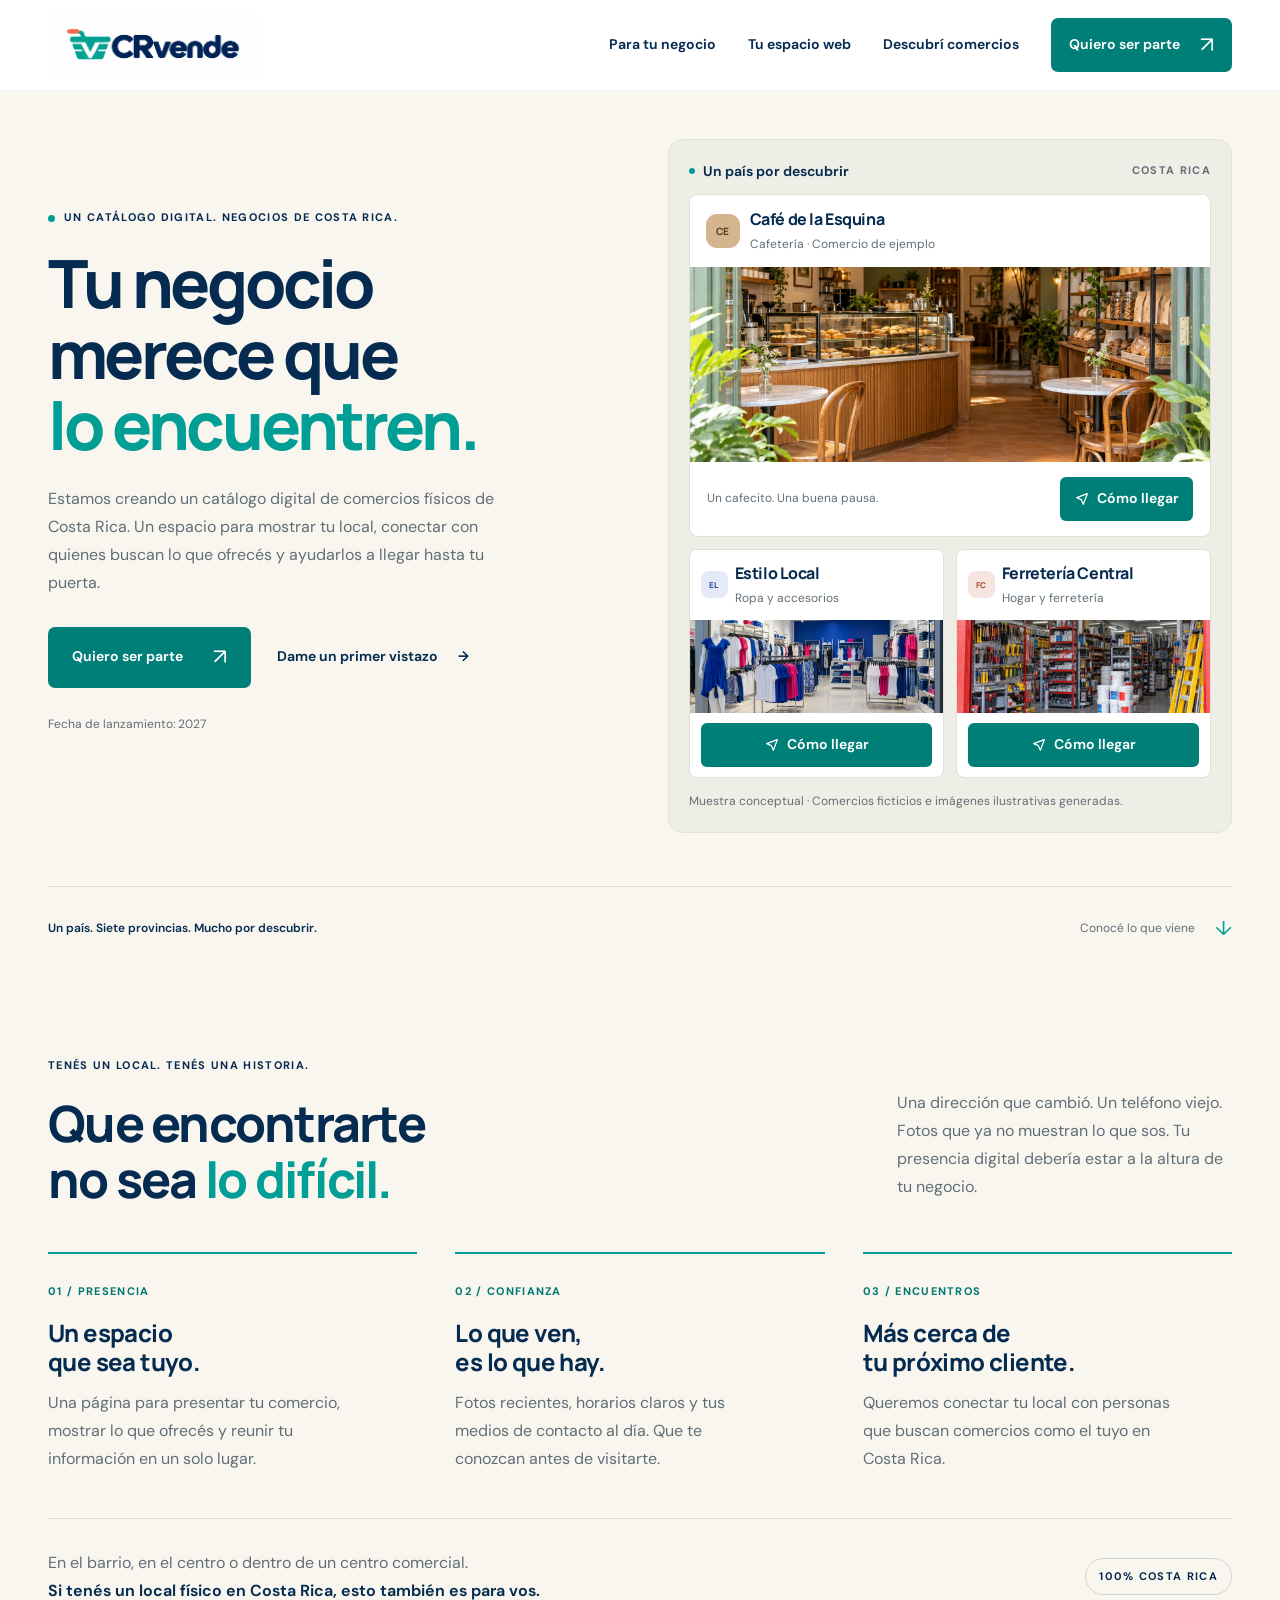
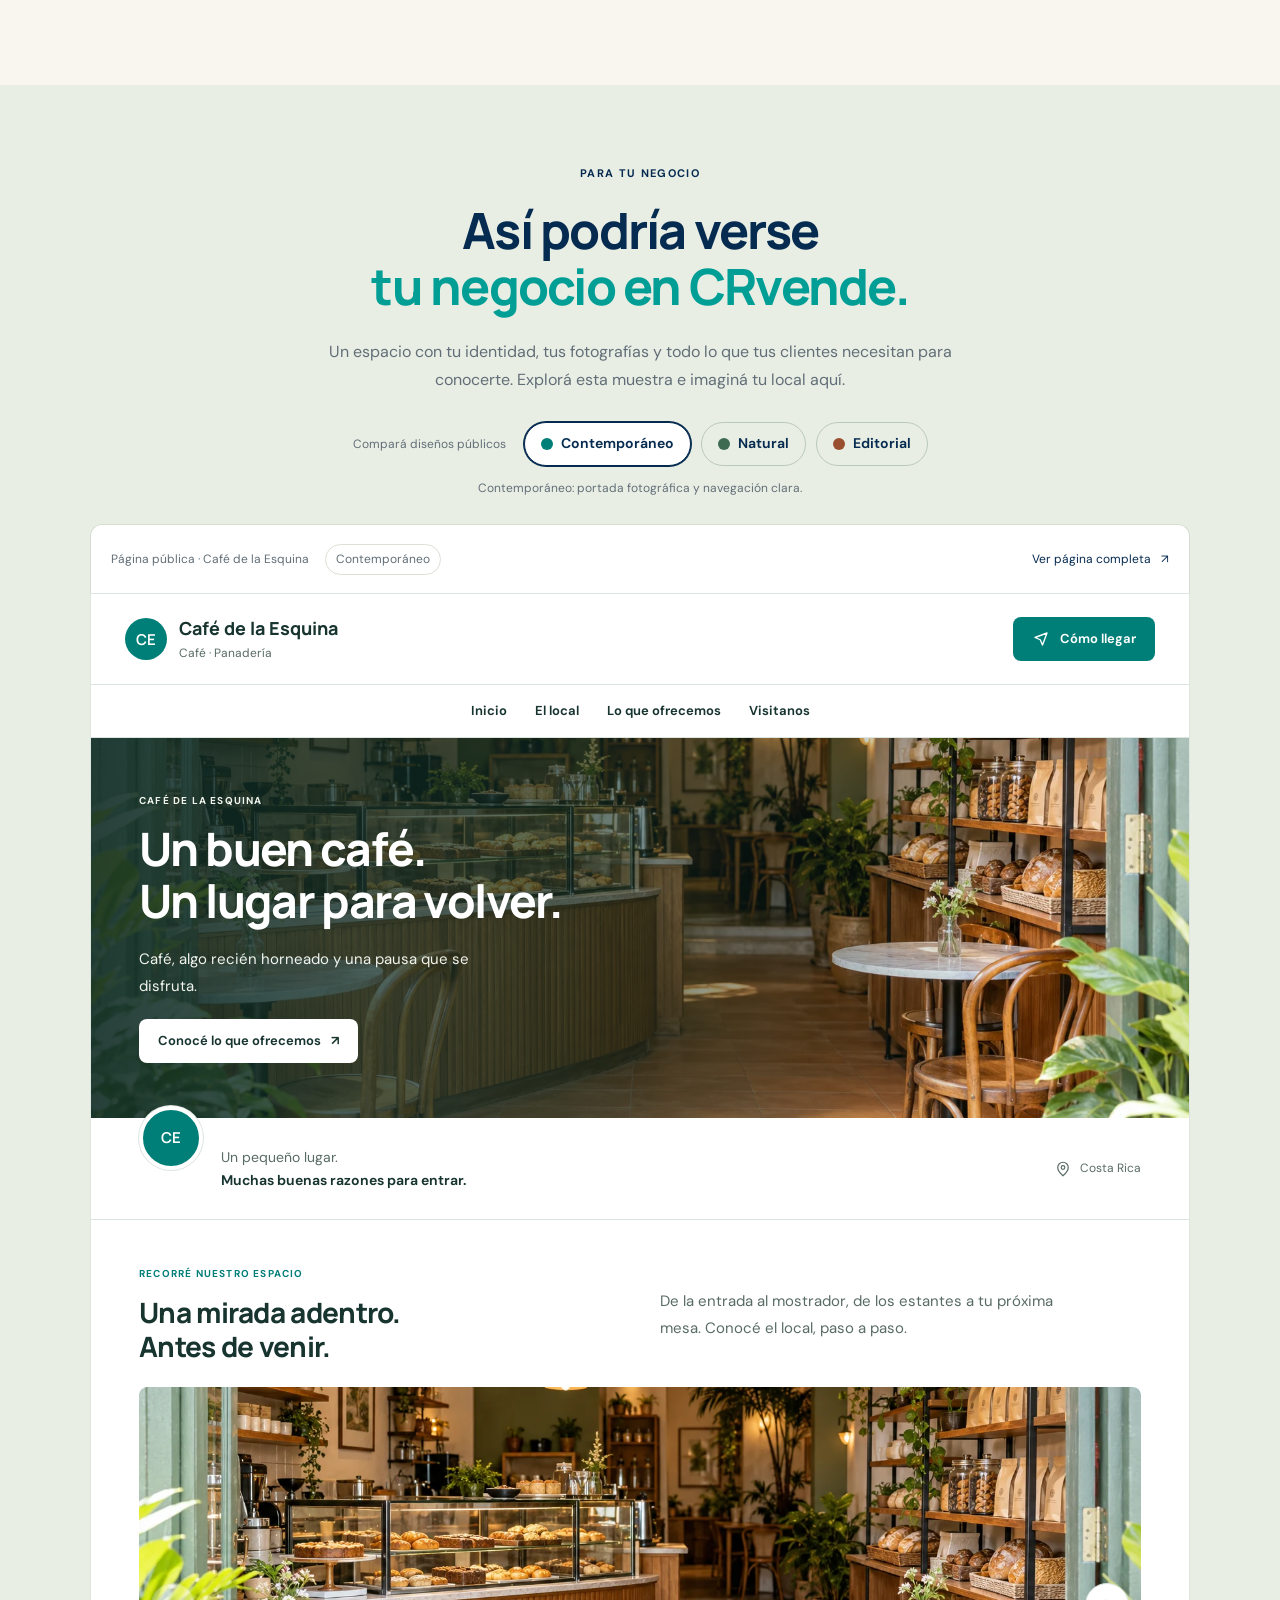
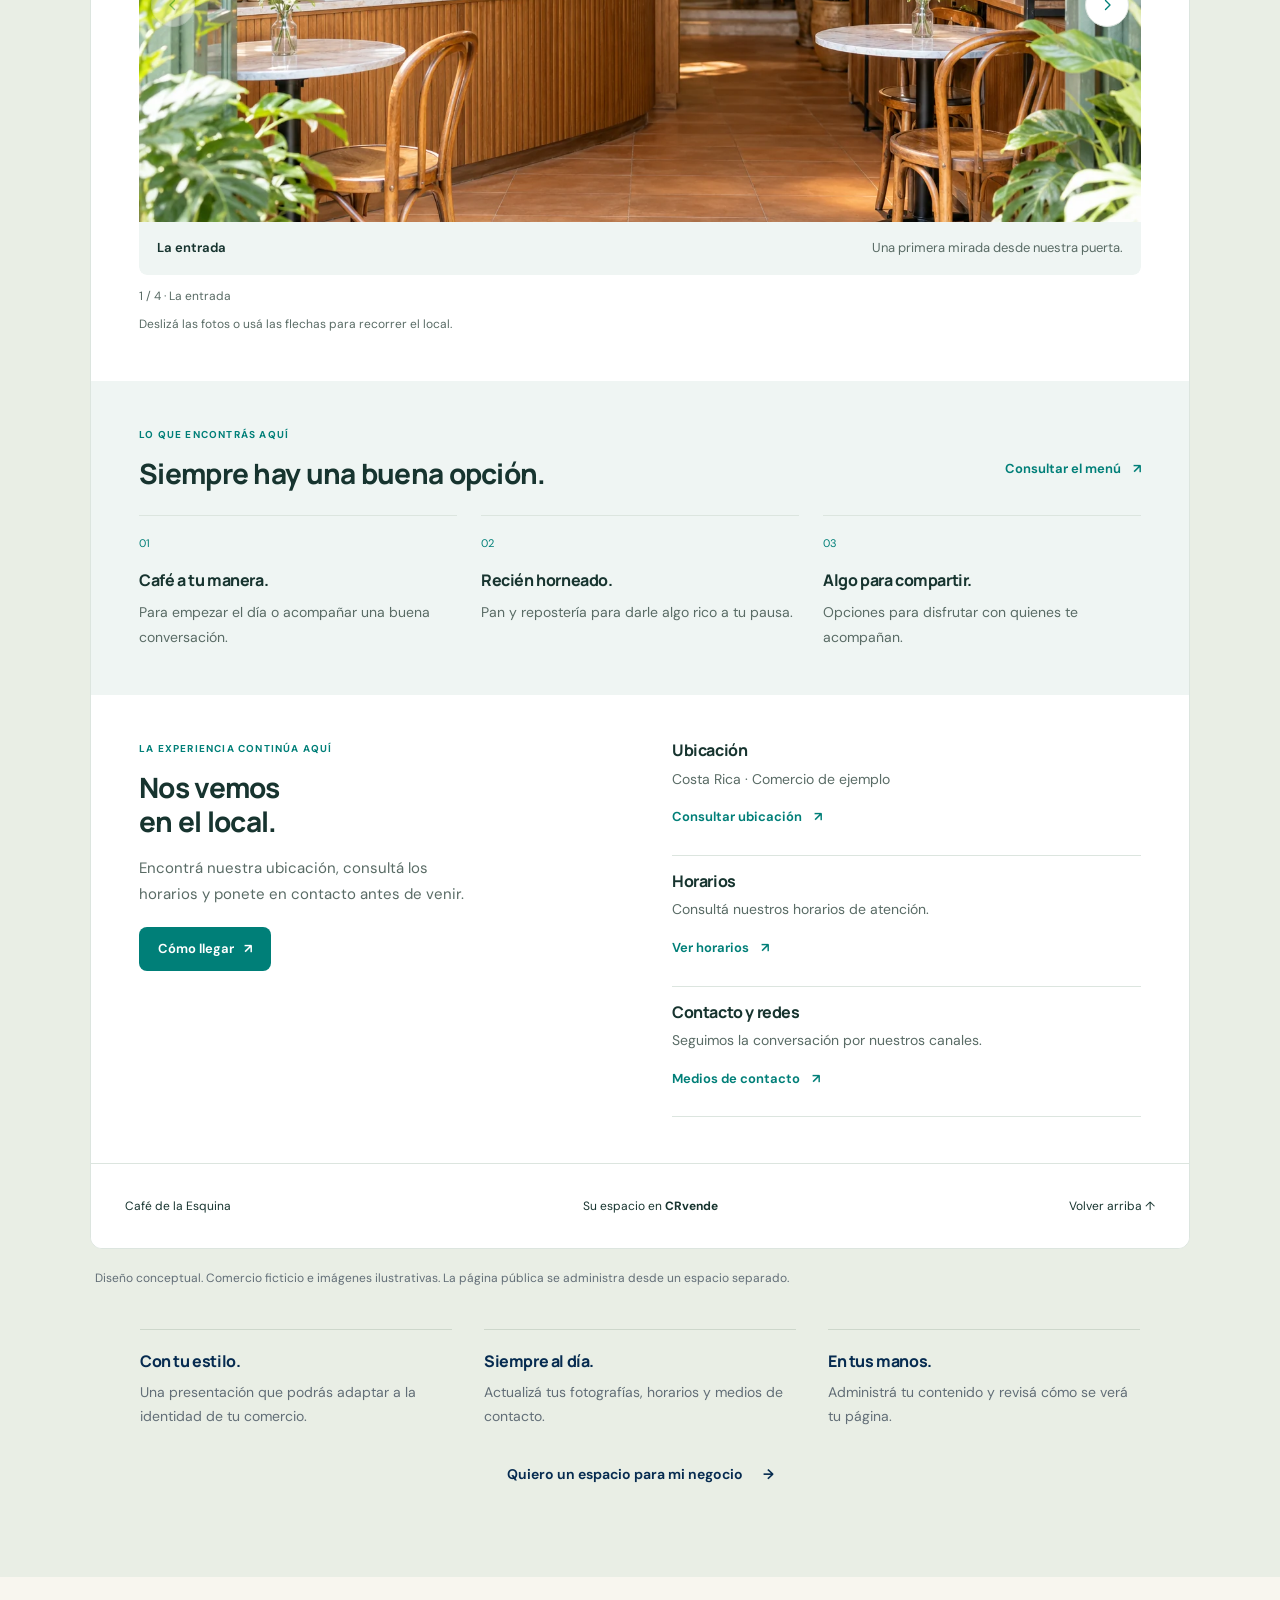
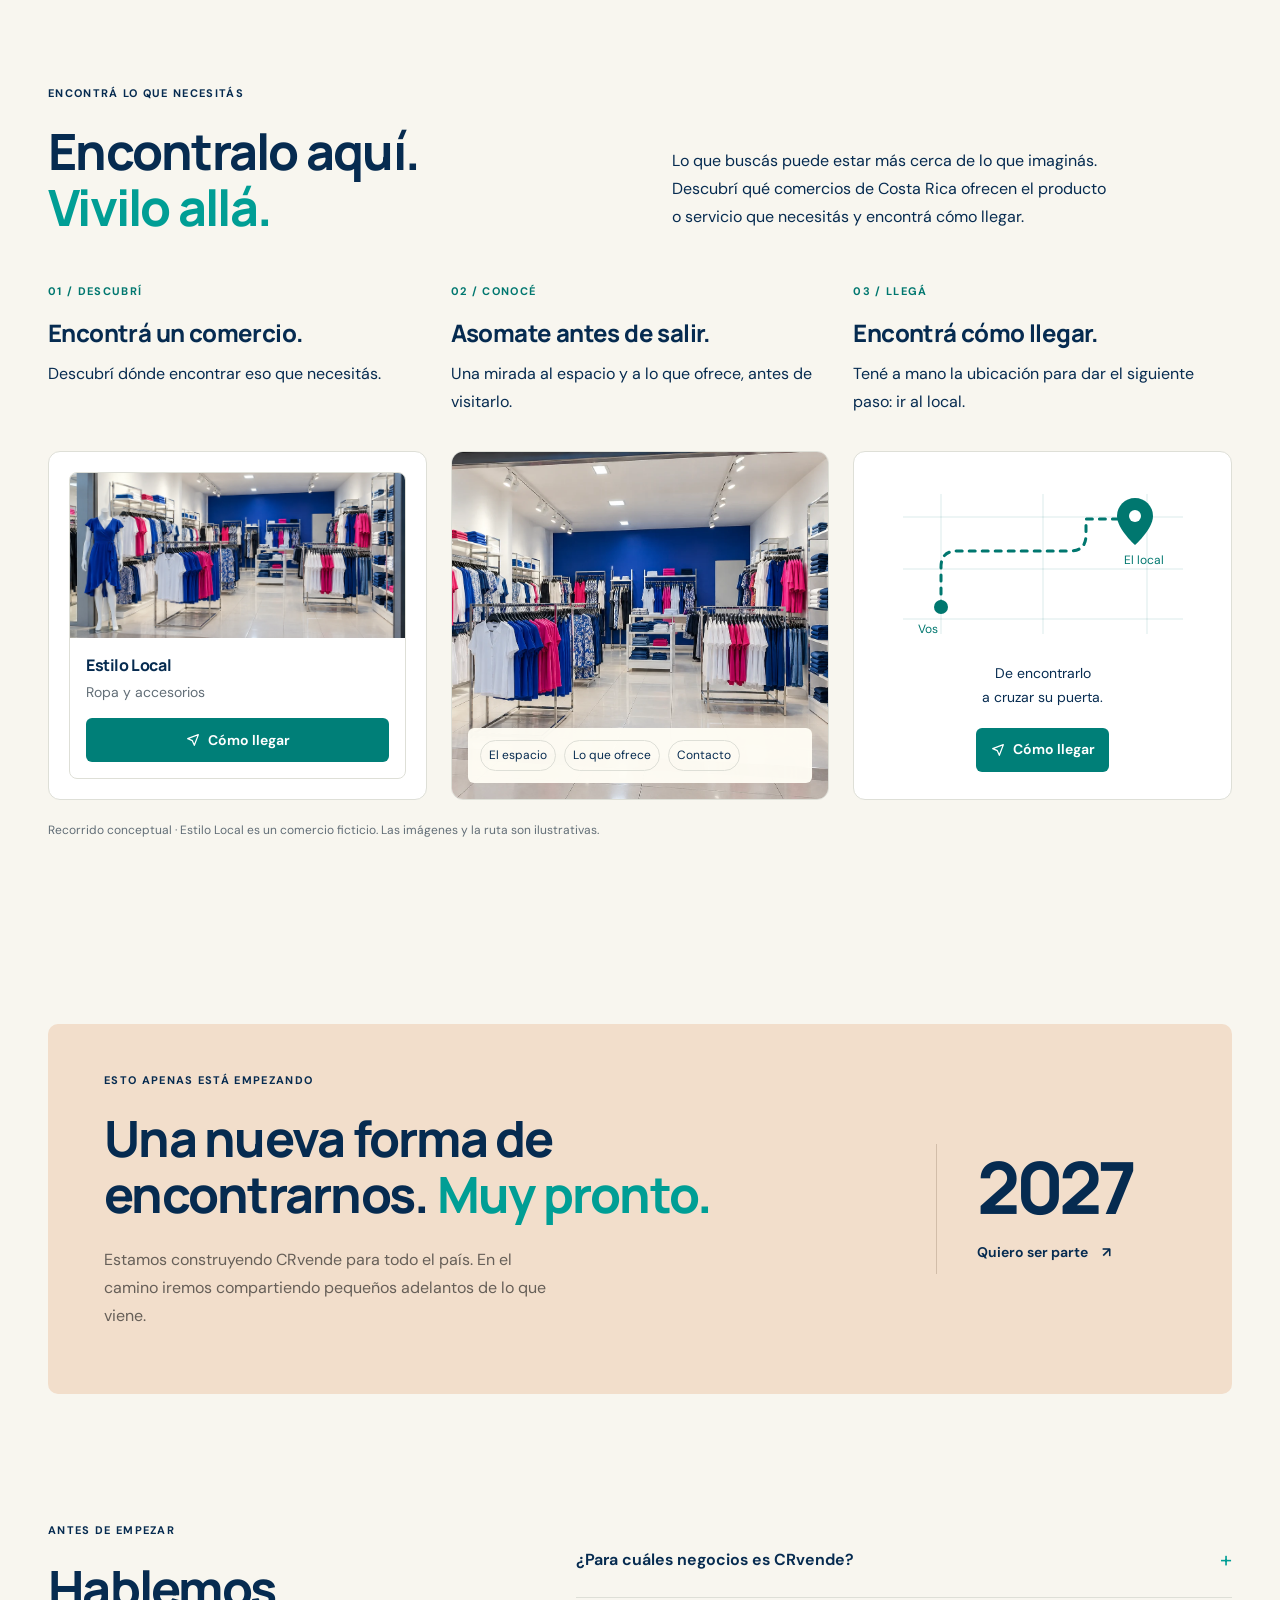
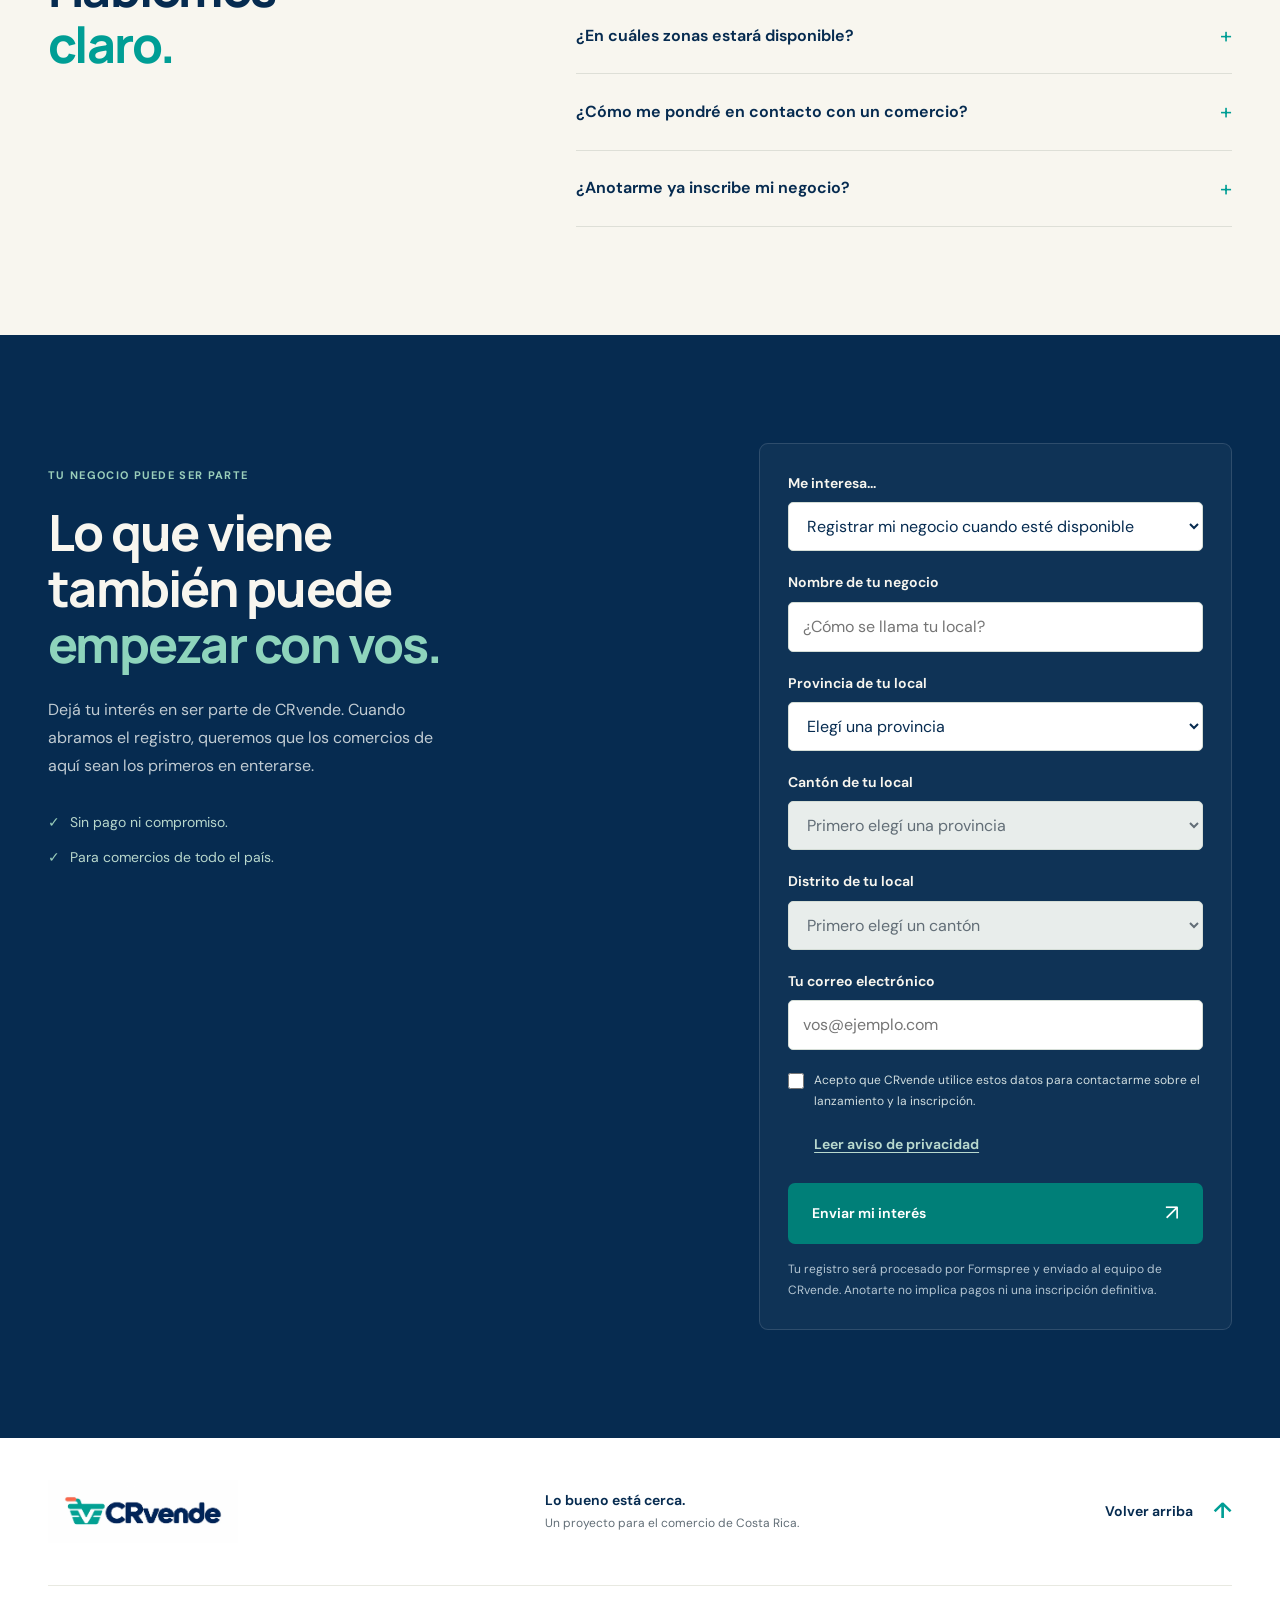
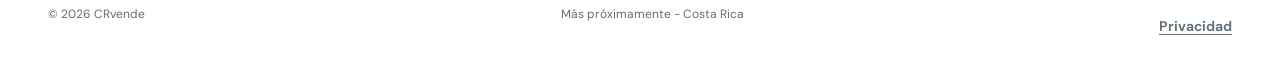
<file: index.html>
<!doctype html>
<html lang="es-CR">
<head>
  <meta charset="utf-8">
  <meta name="viewport" content="width=device-width, initial-scale=1">
  <meta name="theme-color" content="#009e95">
  <meta name="description" content="Conocé CRvende, el futuro catálogo de comercios físicos de Costa Rica: descubrí locales, conocé lo que ofrecen y sabé cómo llegar. Lanzamiento previsto para 2027.">
  <title>CRvende | Cómo llegar a comercios en Costa Rica · Próximamente</title>
  <link rel="canonical" href="https://crvende.com/">
  <meta name="robots" content="index, follow">
  <meta property="og:type" content="website">
  <meta property="og:locale" content="es_CR">
  <meta property="og:site_name" content="CRvende">
  <meta property="og:title" content="CRvende | Comercios de Costa Rica y cómo llegar">
  <meta property="og:description" content="Estamos preparando un espacio para descubrir comercios físicos, conocer sus locales y saber cómo llegar. Lanzamiento previsto para 2027.">
  <meta property="og:url" content="https://crvende.com/">
  <meta property="og:image" content="https://crvende.com/assets/brand/crvende-logo.webp">
  <meta property="og:image:alt" content="CRvende, un proyecto para el comercio de Costa Rica">
  <script type="application/ld+json">
  {
    "@context": "https://schema.org",
    "@type": "WebSite",
    "@id": "https://crvende.com/#website",
    "url": "https://crvende.com/",
    "name": "CRvende",
    "inLanguage": "es-CR",
    "description": "Proyecto de catálogo digital de comercios físicos de Costa Rica para conocer sus locales y saber cómo llegar. Lanzamiento previsto para 2027."
  }
  </script>
  <link rel="icon" href="assets/brand/crvende-icon.png" type="image/png">
  <link rel="stylesheet" href="css/styles.css?v=13">
  <link rel="stylesheet" href="css/typography.css?v=6">
  <link rel="stylesheet" href="css/public-profile.css?v=3">
  <script src="js/locations.js?v=1" defer></script>
  <script src="js/main.js?v=7" defer></script>
  <script src="js/interactions.js?v=3" defer></script>
  <script src="js/public-profile.js?v=2" defer></script>
</head>
<body>
  <a class="skip-link" href="#contenido">Saltar al contenido</a>
  <header class="header">
    <div class="container nav">
      <a class="brand" href="#inicio" aria-label="CRvende, inicio"><img src="assets/brand/crvende-logo.webp" alt="CRvende" width="2172" height="724"></a>
      <button class="menu-toggle" aria-expanded="false" aria-controls="navigation" aria-label="Abrir menú"><span></span><span></span></button>
      <nav id="navigation" aria-label="Principal">
        <a href="#negocios">Para tu negocio</a><a href="#tu-espacio">Tu espacio web</a><a href="#como-funciona">Descubrí comercios</a>
        <a href="#sumate" class="button button-small" data-interest="negocio">Quiero ser parte <span aria-hidden="true">↗</span></a>
      </nav>
    </div>
  </header>
  <main id="contenido">
    <section id="inicio" class="hero">
      <div class="container hero-layout">
        <div class="hero-copy">
          <p class="eyebrow"><span class="status-dot"></span> UN CATÁLOGO DIGITAL. NEGOCIOS DE COSTA RICA.</p>
          <h1>Tu negocio<br>merece que<br><em>lo encuentren.</em></h1>
          <p class="hero-description">Estamos creando un catálogo digital de comercios físicos de Costa Rica. Un espacio para mostrar tu local, conectar con quienes buscan lo que ofrecés y ayudarlos a llegar hasta tu puerta.</p>
          <div class="hero-actions"><a class="button" href="#sumate" data-interest="negocio">Quiero ser parte <span aria-hidden="true">↗</span></a><a class="text-link" href="#tu-espacio">Dame un primer vistazo <span aria-hidden="true">→</span></a></div>
          <p class="launch-note">Fecha de lanzamiento: 2027</p>
        </div>
        <div class="hero-catalog" aria-label="Muestra conceptual de un catálogo de negocios">
          <div class="catalog-heading"><span><i class="catalog-dot"></i> Un país por descubrir</span><small>COSTA RICA</small></div>
          <article class="catalog-feature"><header class="business-card-header"><span class="business-avatar avatar-cafe" aria-hidden="true">CE</span><div><h3>Café de la Esquina</h3><p>Cafetería · Comercio de ejemplo</p></div></header><div class="catalog-image"><img src="assets/images/local-cafeteria-conceptual.webp" alt="Interior ilustrativo de una cafetería, con mostrador y estantes visibles" width="1536" height="1024" fetchpriority="high"></div><div class="catalog-feature-info"><p>Un cafecito. Una buena pausa.</p><button type="button" class="directions-button" data-directions="Café de la Esquina" aria-label="Cómo llegar a Café de la Esquina, ejemplo"><svg viewBox="0 0 24 24" fill="none" aria-hidden="true"><path d="m20 4-6 16-3-7-7-3 16-6Z" stroke="currentColor" stroke-width="1.8" stroke-linejoin="round"/></svg>Cómo llegar</button></div></article>
          <div class="catalog-mini-grid"><article class="catalog-mini"><header class="business-card-header"><span class="business-avatar avatar-tienda" aria-hidden="true">EL</span><div><h3>Estilo Local</h3><p>Ropa y accesorios</p></div></header><img src="assets/images/local-tienda-conceptual-v2.webp" alt="Imagen ilustrativa de una tienda de ropa vista desde el pasillo de un centro comercial" width="1536" height="1024"><div class="mini-directions"><button type="button" class="directions-button" data-directions="Estilo Local" aria-label="Cómo llegar a Estilo Local, ejemplo"><svg viewBox="0 0 24 24" fill="none" aria-hidden="true"><path d="m20 4-6 16-3-7-7-3 16-6Z" stroke="currentColor" stroke-width="1.8" stroke-linejoin="round"/></svg>Cómo llegar</button></div></article><article class="catalog-mini"><header class="business-card-header"><span class="business-avatar avatar-ferreteria" aria-hidden="true">FC</span><div><h3>Ferretería Central</h3><p>Hogar y ferretería</p></div></header><img src="assets/images/local-ferreteria-conceptual-v2.webp" alt="Imagen ilustrativa de una ferretería con sus estantes y mostrador" width="1536" height="1024"><div class="mini-directions"><button type="button" class="directions-button" data-directions="Ferretería Central" aria-label="Cómo llegar a Ferretería Central, ejemplo"><svg viewBox="0 0 24 24" fill="none" aria-hidden="true"><path d="m20 4-6 16-3-7-7-3 16-6Z" stroke="currentColor" stroke-width="1.8" stroke-linejoin="round"/></svg>Cómo llegar</button></div></article></div>
          <p class="catalog-caption">Muestra conceptual · Comercios ficticios e imágenes ilustrativas generadas.</p>
        </div>
      </div>
      <div class="container hero-bottom"><span>Un país. Siete provincias. Mucho por descubrir.</span><a href="#negocios">Conocé lo que viene <span aria-hidden="true">↓</span></a></div>
    </section>
    <section id="negocios" class="section business-first"><div class="container">
      <div class="section-heading"><div><p class="eyebrow">TENÉS UN LOCAL. TENÉS UNA HISTORIA.</p><h2>Que encontrarte<br>no sea <em>lo difícil.</em></h2></div><p>Una dirección que cambió. Un teléfono viejo. Fotos que ya no muestran lo que sos. Tu presencia digital debería estar a la altura de tu negocio.</p></div>
      <div class="business-benefits">
        <article><span class="benefit-index">01 / PRESENCIA</span><h3>Un espacio <br>que sea tuyo.</h3><p>Una página para presentar tu comercio, mostrar lo que ofrecés y reunir tu información en un solo lugar.</p></article>
        <article><span class="benefit-index">02 / CONFIANZA</span><h3>Lo que ven, <br>es lo que hay.</h3><p>Fotos recientes, horarios claros y tus medios de contacto al día. Que te conozcan antes de visitarte.</p></article>
        <article><span class="benefit-index">03 / ENCUENTROS</span><h3>Más cerca de <br>tu próximo cliente.</h3><p>Queremos conectar tu local con personas que buscan comercios como el tuyo en Costa Rica.</p></article>
      </div>
      <div class="national-note"><p>En el barrio, en el centro o dentro de un centro comercial.<br><strong>Si tenés un local físico en Costa Rica, esto también es para vos.</strong></p><span class="national-tag">100% COSTA RICA</span></div>
    </div></section>
    <section id="tu-espacio" class="section profile-preview"><div class="container preview-layout">
      <div class="preview-copy"><p class="eyebrow">PARA TU NEGOCIO</p><h2>Así podría verse<br><em>tu negocio en CRvende.</em></h2><p>Un espacio con tu identidad, tus fotografías y todo lo que tus clientes necesitan para conocerte. Explorá esta muestra e imaginá tu local aquí.</p></div>
      <div class="preview-styles" role="group" aria-label="Estilo de la página de ejemplo"><span class="preview-style-label">Compará diseños públicos</span><button type="button" class="preview-style-button" data-preview-theme="clasico" aria-pressed="true" aria-controls="site-preview"><span class="style-swatch swatch-classic" aria-hidden="true"></span>Contemporáneo</button><button type="button" class="preview-style-button" data-preview-theme="natural" aria-pressed="false" aria-controls="site-preview"><span class="style-swatch swatch-natural" aria-hidden="true"></span>Natural</button><button type="button" class="preview-style-button" data-preview-theme="calido" aria-pressed="false" aria-controls="site-preview"><span class="style-swatch swatch-warm" aria-hidden="true"></span>Editorial</button></div><p class="preview-style-status" id="preview-style-status" role="status">Contemporáneo: portada fotográfica y navegación clara.</p>
      <div class="profile-stage" id="site-preview" data-theme="clasico"><div class="public-preview-toolbar"><span>Página pública · Café de la Esquina</span><span class="preview-hint" id="preview-style-name">Contemporáneo</span><a class="public-full-preview" href="diseno/perfil-publico.html?estilo=clasico" target="_blank" rel="noopener" data-full-preview>Ver página completa <span aria-hidden="true">↗</span></a></div>
<!-- PUBLIC_PROFILE_START -->
<article class="public-business-site" aria-label="Página pública de ejemplo: Café de la Esquina">
  <header class="public-site-header">
    <a class="public-brand" href="#public-inicio"><span class="public-monogram" aria-hidden="true">CE</span><span>Café de la Esquina<small>Café · Panadería</small></span></a>
    <button class="public-button" type="button" data-public-action="directions"><svg viewBox="0 0 24 24" fill="none" aria-hidden="true"><path d="m20 4-6 16-3-7-7-3 16-6Z" stroke="currentColor" stroke-width="1.8" stroke-linejoin="round"/></svg>Cómo llegar</button>
  </header>
  <nav class="public-site-nav" aria-label="Navegación de Café de la Esquina"><a href="#public-inicio">Inicio</a><a href="#public-local">El local</a><a href="#public-oferta">Lo que ofrecemos</a><a href="#public-visita">Visitanos</a></nav>
  <section class="public-hero" id="public-inicio" aria-labelledby="public-hero-title">
    <img class="public-hero-photo" src="assets/images/local-cafeteria-conceptual.webp" alt="Cafetería ficticia con mostrador, panadería y mesas junto a su entrada" width="1536" height="1024" loading="lazy">
    <div class="public-hero-copy"><p class="public-eyebrow">CAFÉ DE LA ESQUINA</p><h3 id="public-hero-title">Un buen café.<br>Un lugar para volver.</h3><p>Café, algo recién horneado y una pausa que se disfruta.</p><a class="public-button public-button-light" href="#public-oferta">Conocé lo que ofrecemos <span aria-hidden="true">↗</span></a></div>
  </section>
  <div class="public-intro-strip"><span class="public-avatar" aria-hidden="true">CE</span><p>Un pequeño lugar.<br><strong>Muchas buenas razones para entrar.</strong></p><span class="public-location-label"><svg viewBox="0 0 24 24" fill="none" aria-hidden="true"><path d="M19 10c0 5-7 11-7 11S5 15 5 10a7 7 0 1 1 14 0Z" stroke="currentColor" stroke-width="1.6"/><circle cx="12" cy="10" r="2.4" stroke="currentColor" stroke-width="1.6"/></svg>Costa Rica</span></div>
  <section class="public-about public-content-section public-tour-section" id="public-local" aria-labelledby="public-local-title"><div class="public-tour-intro"><div><p class="public-eyebrow">RECORRÉ NUESTRO ESPACIO</p><h3 id="public-local-title">Una mirada adentro.<br>Antes de venir.</h3></div><p>De la entrada al mostrador, de los estantes a tu próxima mesa. Conocé el local, paso a paso.</p></div><div class="public-tour" data-public-tour role="region" aria-roledescription="carrusel" aria-label="Recorrido fotográfico por Café de la Esquina"><div class="public-tour-track" id="public-tour-track" tabindex="0" aria-label="Fotografías del local" aria-describedby="public-tour-hint"><figure class="public-tour-slide" role="group" aria-roledescription="diapositiva" aria-label="1 de 4: La entrada" data-tour-title="La entrada"><img src="assets/images/local-cafeteria-conceptual.webp" alt="Vista del café desde la entrada, con mostrador y mesas; imagen ilustrativa generada" width="1536" height="1024" loading="lazy" decoding="async"><figcaption><strong>La entrada</strong><span>Una primera mirada desde nuestra puerta.</span></figcaption></figure><figure class="public-tour-slide" role="group" aria-roledescription="diapositiva" aria-label="2 de 4: El mostrador" data-tour-title="El mostrador"><img src="assets/images/recorrido-cafe-mostrador.webp" alt="Vista del mostrador y la vitrina de panadería del mismo café; imagen ilustrativa generada" width="1536" height="1024" loading="lazy" decoding="async"><figcaption><strong>El mostrador</strong><span>El café y lo recién horneado, de cerca.</span></figcaption></figure><figure class="public-tour-slide" role="group" aria-roledescription="diapositiva" aria-label="3 de 4: Los estantes" data-tour-title="Los estantes"><img src="assets/images/recorrido-cafe-estantes.webp" alt="Vista de los estantes de pan, café y productos del mismo local; imagen ilustrativa generada" width="1536" height="1024" loading="lazy" decoding="async"><figcaption><strong>Los estantes</strong><span>Una mirada a lo que encontrás en el local.</span></figcaption></figure><figure class="public-tour-slide" role="group" aria-roledescription="diapositiva" aria-label="4 de 4: Las mesas" data-tour-title="Las mesas"><img src="assets/images/recorrido-cafe-mesas.webp" alt="Vista de la zona de mesas mirando hacia la entrada del mismo café; imagen ilustrativa generada" width="1536" height="1024" loading="lazy" decoding="async"><figcaption><strong>Las mesas</strong><span>El espacio para sentarte y hacer una pausa.</span></figcaption></figure></div><div class="public-tour-controls"><p class="public-tour-status" id="public-tour-status" role="status" aria-live="polite" aria-atomic="true">1 / 4 · La entrada</p><div><button type="button" class="public-tour-button" data-tour-previous aria-label="Foto anterior del recorrido" aria-controls="public-tour-track" disabled><svg viewBox="0 0 24 24" fill="none" aria-hidden="true"><path d="m14 6-6 6 6 6" stroke="currentColor" stroke-width="1.8" stroke-linecap="round" stroke-linejoin="round"/></svg></button><button type="button" class="public-tour-button" data-tour-next aria-label="Siguiente foto del recorrido" aria-controls="public-tour-track"><svg viewBox="0 0 24 24" fill="none" aria-hidden="true"><path d="m10 6 6 6-6 6" stroke="currentColor" stroke-width="1.8" stroke-linecap="round" stroke-linejoin="round"/></svg></button></div></div><p class="public-tour-hint" id="public-tour-hint">Deslizá las fotos o usá las flechas para recorrer el local.</p></div></section>
  <section class="public-offerings public-content-section" id="public-oferta" aria-labelledby="public-offerings-title"><div class="public-section-heading"><div><p class="public-eyebrow">LO QUE ENCONTRÁS AQUÍ</p><h3 id="public-offerings-title">Siempre hay una buena opción.</h3></div><button class="public-text-link" type="button" data-public-action="menu">Consultar el menú <span aria-hidden="true">↗</span></button></div><div class="public-offering-grid"><article><span class="public-offering-number" aria-hidden="true">01</span><h4>Café a tu manera.</h4><p>Para empezar el día o acompañar una buena conversación.</p></article><article><span class="public-offering-number" aria-hidden="true">02</span><h4>Recién horneado.</h4><p>Pan y repostería para darle algo rico a tu pausa.</p></article><article><span class="public-offering-number" aria-hidden="true">03</span><h4>Algo para compartir.</h4><p>Opciones para disfrutar con quienes te acompañan.</p></article></div></section>
  <section class="public-visit public-content-section" id="public-visita" aria-labelledby="public-visit-title"><div class="public-visit-intro"><p class="public-eyebrow">LA EXPERIENCIA CONTINÚA AQUÍ</p><h3 id="public-visit-title">Nos vemos<br>en el local.</h3><p>Encontrá nuestra ubicación, consultá los horarios y ponete en contacto antes de venir.</p><button class="public-button" type="button" data-public-action="directions">Cómo llegar <span aria-hidden="true">↗</span></button></div><div class="public-visit-details"><div><h4>Ubicación</h4><p>Costa Rica · Comercio de ejemplo</p><button class="public-text-link" type="button" data-public-action="directions">Consultar ubicación <span aria-hidden="true">↗</span></button></div><div><h4>Horarios</h4><p>Consultá nuestros horarios de atención.</p><button class="public-text-link" type="button" data-public-action="hours">Ver horarios <span aria-hidden="true">↗</span></button></div><div><h4>Contacto y redes</h4><p>Seguimos la conversación por nuestros canales.</p><button class="public-text-link" type="button" data-public-action="contact">Medios de contacto <span aria-hidden="true">↗</span></button></div></div></section>
  <footer class="public-site-footer"><span>Café de la Esquina</span><span>Su espacio en <strong>CRvende</strong></span><a href="#public-inicio">Volver arriba ↑</a></footer>
</article>
<dialog class="public-demo-dialog" id="public-profile-dialog" aria-labelledby="public-dialog-title" aria-describedby="public-dialog-description"><div><button type="button" class="public-dialog-close" aria-label="Cerrar información de la muestra">×</button><p class="public-eyebrow">PÁGINA DE EJEMPLO</p><h3 id="public-dialog-title"></h3><p id="public-dialog-description"></p><button class="public-button" type="button" data-public-close>Volver a la página</button></div></dialog>

<!-- PUBLIC_PROFILE_END -->
<p class="profile-disclaimer">Diseño conceptual. Comercio ficticio e imágenes ilustrativas. La página pública se administra desde un espacio separado.</p></div>
      <ul class="merchant-features"><li><h3>Con tu estilo.</h3><p>Una presentación que podrás adaptar a la identidad de tu comercio.</p></li><li><h3>Siempre al día.</h3><p>Actualizá tus fotografías, horarios y medios de contacto.</p></li><li><h3>En tus manos.</h3><p>Administrá tu contenido y revisá cómo se verá tu página.</p></li></ul><div class="preview-cta"><a class="text-link" href="#sumate" data-interest="negocio">Quiero un espacio para mi negocio <span aria-hidden="true">→</span></a></div>
    </div></section>
    <section id="como-funciona" class="section how visitor-experience" aria-labelledby="visitor-title"><div class="container">
      <div class="journey-intro"><div><p class="eyebrow">ENCONTRÁ LO QUE NECESITÁS</p><h2 id="visitor-title">Encontralo aquí.<br><em>Vivilo allá.</em></h2></div><p>Lo que buscás puede estar más cerca de lo que imaginás. Descubrí qué comercios de Costa Rica ofrecen el producto o servicio que necesitás y encontrá cómo llegar.</p></div>
      <ol class="visitor-steps">
        <li><div class="journey-step-heading"><span class="benefit-index">01 / DESCUBRÍ</span><h3>Encontrá un comercio.</h3><p class="step-description">Descubrí dónde encontrar eso que necesitás.</p></div>
          <div class="journey-visual journey-business"><article class="journey-business-card"><img src="assets/images/local-tienda-conceptual-v2.webp" width="1536" height="1024" alt="Tienda de ropa ficticia vista desde su entrada" loading="lazy"><div class="journey-business-info"><h4>Estilo Local</h4><p>Ropa y accesorios</p><button type="button" class="directions-button" data-directions="Estilo Local" aria-label="Cómo llegar a Estilo Local desde la experiencia, ejemplo"><svg viewBox="0 0 24 24" fill="none" aria-hidden="true"><path d="m20 4-6 16-3-7-7-3 16-6Z" stroke="currentColor" stroke-width="1.8" stroke-linejoin="round"/></svg>Cómo llegar</button></div></article></div>
        </li>
        <li><div class="journey-step-heading"><span class="benefit-index">02 / CONOCÉ</span><h3>Asomate antes de salir.</h3><p class="step-description">Una mirada al espacio y a lo que ofrece, antes de visitarlo.</p></div>
          <div class="journey-visual journey-look"><img src="assets/images/local-tienda-conceptual-v2.webp" width="1536" height="1024" alt="Detalle ilustrativo de la mercadería y el interior de la tienda ficticia Estilo Local" loading="lazy"><div class="journey-look-caption"><span>El espacio</span><span>Lo que ofrece</span><span>Contacto</span></div></div>
        </li>
        <li><div class="journey-step-heading"><span class="benefit-index">03 / LLEGÁ</span><h3>Encontrá cómo llegar.</h3><p class="step-description">Tené a mano la ubicación para dar el siguiente paso: ir al local.</p></div>
          <div class="journey-visual journey-directions"><div class="journey-route" role="img" aria-label="Esquema ilustrativo de un recorrido desde vos hasta el local; no representa una ruta real"><svg viewBox="0 0 320 170" fill="none" aria-hidden="true"><path d="M20 38h280M20 90h280M20 140h280M58 15v140M160 15v140M264 15v140" stroke="currentColor" stroke-width="1" opacity=".14"/><path d="M58 128V88q0-16 16-16h113q16 0 16-16V40h48" stroke="currentColor" stroke-width="3" stroke-linecap="round" stroke-linejoin="round" stroke-dasharray="6 7"/><circle cx="58" cy="128" r="7" fill="currentColor"/><path d="M252 19c-10 0-18 8-18 18 0 13 18 29 18 29s18-16 18-29c0-10-8-18-18-18Z" fill="currentColor"/><circle cx="252" cy="37" r="6" fill="white"/></svg><span class="route-origin">Vos</span><span class="route-destination">El local</span></div><p>De encontrarlo<br>a cruzar su puerta.</p><button type="button" class="directions-button" data-directions="Estilo Local" aria-label="Ver ejemplo de cómo llegar a Estilo Local"><svg viewBox="0 0 24 24" fill="none" aria-hidden="true"><path d="m20 4-6 16-3-7-7-3 16-6Z" stroke="currentColor" stroke-width="1.8" stroke-linejoin="round"/></svg>Cómo llegar</button></div>
        </li>
      </ol><p class="journey-disclaimer">Recorrido conceptual · Estilo Local es un comercio ficticio. Las imágenes y la ruta son ilustrativas.</p>
    </div></section>
    <section class="section launch-section"><div class="container launch-panel"><div><p class="eyebrow">ESTO APENAS ESTÁ EMPEZANDO</p><h2>Una nueva forma de<br>encontrarnos. <em>Muy pronto.</em></h2><p>Estamos construyendo CRvende para todo el país. En el camino iremos compartiendo pequeños adelantos de lo que viene.</p></div><div class="launch-date"><strong>2027</strong><a class="text-link" href="#sumate">Quiero ser parte <span aria-hidden="true">↗</span></a></div></div></section>
    <section class="section faq-section"><div class="container faq-layout"><div><p class="eyebrow">ANTES DE EMPEZAR</p><h2>Hablemos<br><em>claro.</em></h2></div><div class="faq"><details><summary>¿Para cuáles negocios es CRvende?<span aria-hidden="true">+</span></summary><p>Para comercios físicos de Costa Rica que quieren que su presencia en internet esté a la altura de lo que ofrecen. CRvende le dará a cada negocio un espacio web con identidad propia, donde sus clientes podrán conocer el local, descubrir su oferta y encontrar la información que necesitan para visitarlo.</p></details><details><summary>¿En cuáles zonas estará disponible?<span aria-hidden="true">+</span></summary><p>La propuesta es nacional: San José, Alajuela, Cartago, Heredia, Guanacaste, Puntarenas y Limón.</p></details><details><summary>¿Cómo me pondré en contacto con un comercio?<span aria-hidden="true">+</span></summary><p>Podrás encontrar sus medios de contacto y redes en su espacio de CRvende, para conversar directamente con el negocio.</p></details><details><summary>¿Anotarme ya inscribe mi negocio?<span aria-hidden="true">+</span></summary><p>No. El registro de interés es un paso previo, sin pago ni compromiso de contratar. Los planes de suscripción, precios y condiciones se comunicarán antes de abrir las inscripciones.</p></details></div></div></section>
    <section id="sumate" class="section signup"><div class="container signup-layout"><div><p class="eyebrow">TU NEGOCIO PUEDE SER PARTE</p><h2>Lo que viene<br>también puede<br><em>empezar con vos.</em></h2><p>Dejá tu interés en ser parte de CRvende. Cuando abramos el registro, queremos que los comercios de aquí sean los primeros en enterarse.</p><div class="signup-points"><span>Sin pago ni compromiso.</span><span>Para comercios de todo el país.</span></div></div><div class="signup-box"><form id="interest-form" action="https://formspree.io/f/xnppdlko" method="post"><input type="hidden" name="_subject" value="Nuevo interesado en CRvende"><input type="hidden" name="origen" value="Landing CRvende"><div class="sr-only" aria-hidden="true"><label for="website-field">Dejá este campo vacío</label><input id="website-field" type="text" name="_gotcha" tabindex="-1" autocomplete="off"></div><label for="interest">Me interesa…</label><select id="interest" name="interest"><option value="negocio">Registrar mi negocio cuando esté disponible</option><option value="descubrir">Descubrir comercios y seguir las novedades</option></select><div id="business-fields"><label for="business">Nombre de tu negocio</label><input id="business" name="business" autocomplete="organization" placeholder="¿Cómo se llama tu local?" required maxlength="120"><label for="province">Provincia de tu local</label><select id="province" name="province" required><option value="">Elegí una provincia</option><option>San José</option><option>Alajuela</option><option>Cartago</option><option>Heredia</option><option>Guanacaste</option><option>Puntarenas</option><option>Limón</option></select><label for="canton">Cantón de tu local</label><select id="canton" name="canton" required disabled><option value="">Primero elegí una provincia</option></select><label for="district">Distrito de tu local</label><select id="district" name="district" required disabled><option value="">Primero elegí un cantón</option></select></div><label for="email">Tu correo electrónico</label><input id="email" name="email" type="email" autocomplete="email" placeholder="vos@ejemplo.com" required maxlength="254" aria-describedby="form-note"><label class="consent-label" for="consent"><input id="consent" type="checkbox" name="consentimiento" value="Acepto recibir novedades de CRvende sobre su lanzamiento e inscripción" required><span>Acepto que CRvende utilice estos datos para contactarme sobre el lanzamiento y la inscripción.</span></label><button class="privacy-trigger form-privacy" type="button">Leer aviso de privacidad</button><button class="button" type="submit">Enviar mi interés <span aria-hidden="true">↗</span></button><p id="form-note" class="form-note">Tu registro será procesado por Formspree y enviado al equipo de CRvende. Anotarte no implica pagos ni una inscripción definitiva.</p><p id="form-status" class="form-status" role="status"></p></form></div></div></section>
  </main>
  <footer><div class="container footer-top"><a class="brand" href="#inicio" aria-label="Volver al inicio de CRvende"><img src="assets/brand/crvende-logo.webp" alt="CRvende" width="2172" height="724" loading="lazy"></a><p>Lo bueno está cerca.<br><span>Un proyecto para el comercio de Costa Rica.</span></p><a class="back-top" href="#inicio">Volver arriba <span aria-hidden="true">↑</span></a></div><div class="container footer-bottom"><span>© <span id="year">2026</span> CRvende</span><span>Más próximamente - Costa Rica</span><button class="privacy-trigger" type="button">Privacidad</button></div></footer>
  <dialog id="directions-dialog" aria-labelledby="directions-title" aria-describedby="directions-description"><div class="dialog-content"><button class="dialog-close" type="button" data-close-directions aria-label="Cerrar ejemplo de ubicación">×</button><p class="eyebrow">VISTA CONCEPTUAL</p><h2 id="directions-title">Cómo llegar</h2><p id="directions-business" class="directions-business"></p><p id="directions-description">En CRvende, esta acción te ayudará a encontrar la ruta hasta el comercio. Este negocio es ficticio y no tiene una dirección real.</p><button class="button" type="button" data-close-directions>Volver a la muestra</button></div></dialog>
  <dialog id="privacy-dialog" aria-labelledby="privacy-title"><div class="dialog-content"><button class="dialog-close" type="button" aria-label="Cerrar privacidad">×</button><p class="eyebrow">TUS DATOS</p><h2 id="privacy-title">Privacidad</h2><p>CRvende utiliza tu correo electrónico y tu tipo de interés para contactarte sobre el lanzamiento y la inscripción. Si representás a un comercio, también recibimos el nombre del negocio, su provincia, su cantón y su distrito. El registro no implica pagos ni contratación.</p><p>Al enviar el formulario, los datos se transmiten a Formspree para procesar el registro y notificar al equipo de CRvende. No guardamos las nuevas solicitudes en el almacenamiento local del navegador. Podés solicitar la eliminación de tus datos o dejar de recibir novedades escribiendo a <a href="mailto:crvende1@gmail.com">crvende1@gmail.com</a>. Consultá también la <a href="https://formspree.io/legal/privacy-policy/" target="_blank" rel="noopener noreferrer">política de privacidad de Formspree</a>.</p></div></dialog>
</body>
</html>
</file>
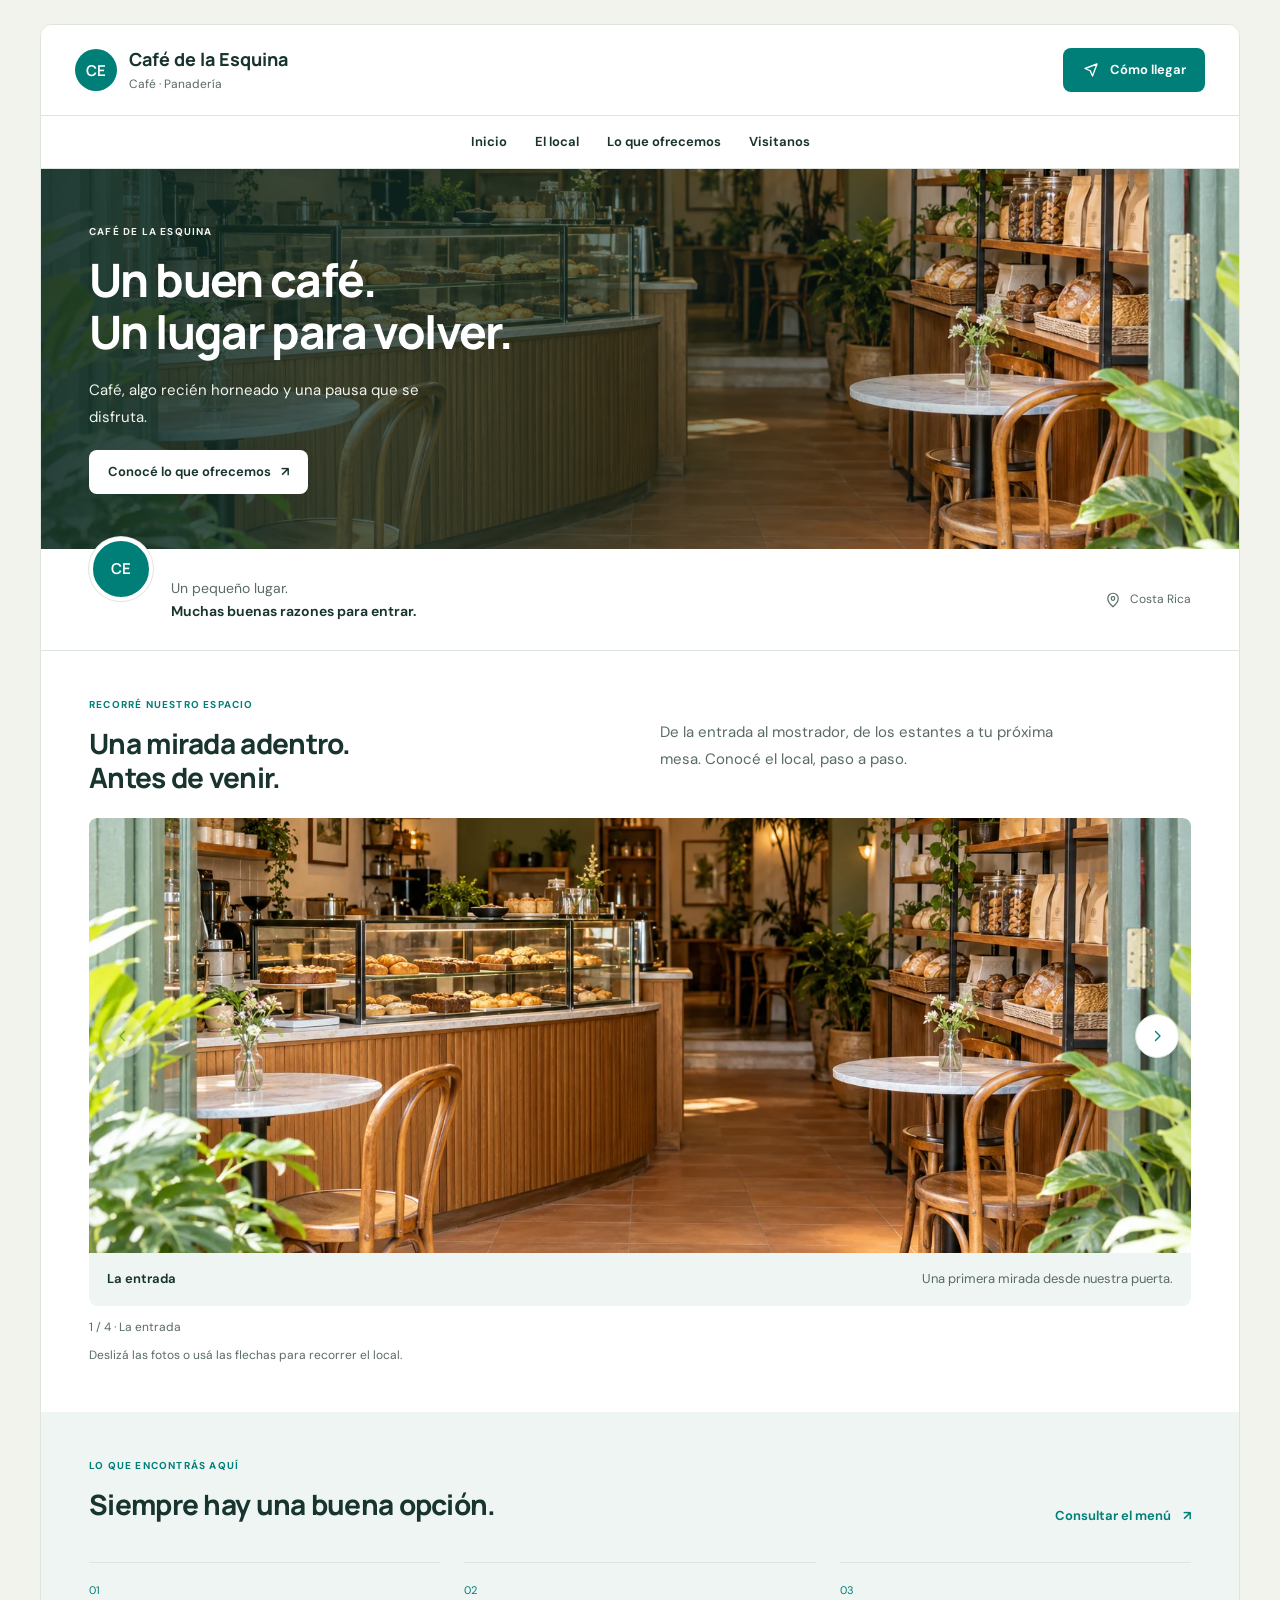
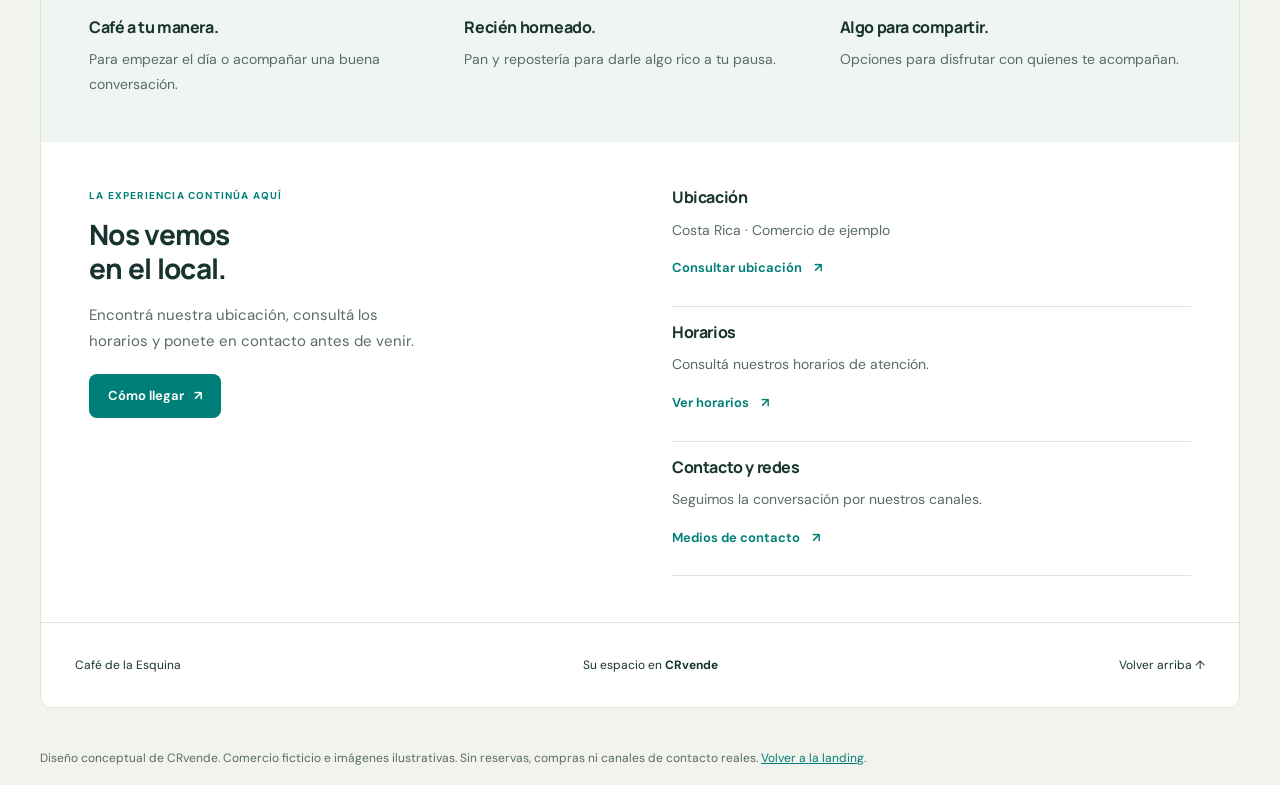
<file: diseno/perfil-publico.html>
<!doctype html>
<html lang="es-CR"><head><meta charset="utf-8"><meta name="viewport" content="width=device-width, initial-scale=1">
<meta name="robots" content="noindex, nofollow"><meta name="theme-color" content="#007f78">
<title>Café de la Esquina · Diseño de página pública | CRvende</title>
<link rel="icon" href="../assets/brand/crvende-icon.png" type="image/png">
<link rel="stylesheet" href="https://fonts.googleapis.com/css2?family=DM+Sans:wght@400;500;600;650;700&family=Manrope:wght@400;500;600;650;700;750&display=swap">
<link rel="stylesheet" href="../css/public-profile.css?v=3"><script src="../js/public-profile.js?v=2" defer></script>
</head><body class="public-prototype-page"><main id="site-preview" data-theme="clasico">
<article class="public-business-site" aria-label="Página pública de ejemplo: Café de la Esquina">
  <header class="public-site-header">
    <a class="public-brand" href="#public-inicio"><span class="public-monogram" aria-hidden="true">CE</span><span>Café de la Esquina<small>Café · Panadería</small></span></a>
    <button class="public-button" type="button" data-public-action="directions"><svg viewBox="0 0 24 24" fill="none" aria-hidden="true"><path d="m20 4-6 16-3-7-7-3 16-6Z" stroke="currentColor" stroke-width="1.8" stroke-linejoin="round"/></svg>Cómo llegar</button>
  </header>
  <nav class="public-site-nav" aria-label="Navegación de Café de la Esquina"><a href="#public-inicio">Inicio</a><a href="#public-local">El local</a><a href="#public-oferta">Lo que ofrecemos</a><a href="#public-visita">Visitanos</a></nav>
  <section class="public-hero" id="public-inicio" aria-labelledby="public-hero-title">
    <img class="public-hero-photo" src="../assets/images/local-cafeteria-conceptual.webp" alt="Cafetería ficticia con mostrador, panadería y mesas junto a su entrada" width="1536" height="1024" loading="lazy">
    <div class="public-hero-copy"><p class="public-eyebrow">CAFÉ DE LA ESQUINA</p><h1 id="public-hero-title">Un buen café.<br>Un lugar para volver.</h1><p>Café, algo recién horneado y una pausa que se disfruta.</p><a class="public-button public-button-light" href="#public-oferta">Conocé lo que ofrecemos <span aria-hidden="true">↗</span></a></div>
  </section>
  <div class="public-intro-strip"><span class="public-avatar" aria-hidden="true">CE</span><p>Un pequeño lugar.<br><strong>Muchas buenas razones para entrar.</strong></p><span class="public-location-label"><svg viewBox="0 0 24 24" fill="none" aria-hidden="true"><path d="M19 10c0 5-7 11-7 11S5 15 5 10a7 7 0 1 1 14 0Z" stroke="currentColor" stroke-width="1.6"/><circle cx="12" cy="10" r="2.4" stroke="currentColor" stroke-width="1.6"/></svg>Costa Rica</span></div>
  <section class="public-about public-content-section public-tour-section" id="public-local" aria-labelledby="public-local-title"><div class="public-tour-intro"><div><p class="public-eyebrow">RECORRÉ NUESTRO ESPACIO</p><h2 id="public-local-title">Una mirada adentro.<br>Antes de venir.</h2></div><p>De la entrada al mostrador, de los estantes a tu próxima mesa. Conocé el local, paso a paso.</p></div><div class="public-tour" data-public-tour role="region" aria-roledescription="carrusel" aria-label="Recorrido fotográfico por Café de la Esquina"><div class="public-tour-track" id="public-tour-track" tabindex="0" aria-label="Fotografías del local" aria-describedby="public-tour-hint"><figure class="public-tour-slide" role="group" aria-roledescription="diapositiva" aria-label="1 de 4: La entrada" data-tour-title="La entrada"><img src="../assets/images/local-cafeteria-conceptual.webp" alt="Vista del café desde la entrada, con mostrador y mesas; imagen ilustrativa generada" width="1536" height="1024" loading="lazy" decoding="async"><figcaption><strong>La entrada</strong><span>Una primera mirada desde nuestra puerta.</span></figcaption></figure><figure class="public-tour-slide" role="group" aria-roledescription="diapositiva" aria-label="2 de 4: El mostrador" data-tour-title="El mostrador"><img src="../assets/images/recorrido-cafe-mostrador.webp" alt="Vista del mostrador y la vitrina de panadería del mismo café; imagen ilustrativa generada" width="1536" height="1024" loading="lazy" decoding="async"><figcaption><strong>El mostrador</strong><span>El café y lo recién horneado, de cerca.</span></figcaption></figure><figure class="public-tour-slide" role="group" aria-roledescription="diapositiva" aria-label="3 de 4: Los estantes" data-tour-title="Los estantes"><img src="../assets/images/recorrido-cafe-estantes.webp" alt="Vista de los estantes de pan, café y productos del mismo local; imagen ilustrativa generada" width="1536" height="1024" loading="lazy" decoding="async"><figcaption><strong>Los estantes</strong><span>Una mirada a lo que encontrás en el local.</span></figcaption></figure><figure class="public-tour-slide" role="group" aria-roledescription="diapositiva" aria-label="4 de 4: Las mesas" data-tour-title="Las mesas"><img src="../assets/images/recorrido-cafe-mesas.webp" alt="Vista de la zona de mesas mirando hacia la entrada del mismo café; imagen ilustrativa generada" width="1536" height="1024" loading="lazy" decoding="async"><figcaption><strong>Las mesas</strong><span>El espacio para sentarte y hacer una pausa.</span></figcaption></figure></div><div class="public-tour-controls"><p class="public-tour-status" id="public-tour-status" role="status" aria-live="polite" aria-atomic="true">1 / 4 · La entrada</p><div><button type="button" class="public-tour-button" data-tour-previous aria-label="Foto anterior del recorrido" aria-controls="public-tour-track" disabled><svg viewBox="0 0 24 24" fill="none" aria-hidden="true"><path d="m14 6-6 6 6 6" stroke="currentColor" stroke-width="1.8" stroke-linecap="round" stroke-linejoin="round"/></svg></button><button type="button" class="public-tour-button" data-tour-next aria-label="Siguiente foto del recorrido" aria-controls="public-tour-track"><svg viewBox="0 0 24 24" fill="none" aria-hidden="true"><path d="m10 6 6 6-6 6" stroke="currentColor" stroke-width="1.8" stroke-linecap="round" stroke-linejoin="round"/></svg></button></div></div><p class="public-tour-hint" id="public-tour-hint">Deslizá las fotos o usá las flechas para recorrer el local.</p></div></section>
  <section class="public-offerings public-content-section" id="public-oferta" aria-labelledby="public-offerings-title"><div class="public-section-heading"><div><p class="public-eyebrow">LO QUE ENCONTRÁS AQUÍ</p><h2 id="public-offerings-title">Siempre hay una buena opción.</h2></div><button class="public-text-link" type="button" data-public-action="menu">Consultar el menú <span aria-hidden="true">↗</span></button></div><div class="public-offering-grid"><article><span class="public-offering-number" aria-hidden="true">01</span><h3>Café a tu manera.</h3><p>Para empezar el día o acompañar una buena conversación.</p></article><article><span class="public-offering-number" aria-hidden="true">02</span><h3>Recién horneado.</h3><p>Pan y repostería para darle algo rico a tu pausa.</p></article><article><span class="public-offering-number" aria-hidden="true">03</span><h3>Algo para compartir.</h3><p>Opciones para disfrutar con quienes te acompañan.</p></article></div></section>
  <section class="public-visit public-content-section" id="public-visita" aria-labelledby="public-visit-title"><div class="public-visit-intro"><p class="public-eyebrow">LA EXPERIENCIA CONTINÚA AQUÍ</p><h2 id="public-visit-title">Nos vemos<br>en el local.</h2><p>Encontrá nuestra ubicación, consultá los horarios y ponete en contacto antes de venir.</p><button class="public-button" type="button" data-public-action="directions">Cómo llegar <span aria-hidden="true">↗</span></button></div><div class="public-visit-details"><div><h3>Ubicación</h3><p>Costa Rica · Comercio de ejemplo</p><button class="public-text-link" type="button" data-public-action="directions">Consultar ubicación <span aria-hidden="true">↗</span></button></div><div><h3>Horarios</h3><p>Consultá nuestros horarios de atención.</p><button class="public-text-link" type="button" data-public-action="hours">Ver horarios <span aria-hidden="true">↗</span></button></div><div><h3>Contacto y redes</h3><p>Seguimos la conversación por nuestros canales.</p><button class="public-text-link" type="button" data-public-action="contact">Medios de contacto <span aria-hidden="true">↗</span></button></div></div></section>
  <footer class="public-site-footer"><span>Café de la Esquina</span><span>Su espacio en <strong>CRvende</strong></span><a href="#public-inicio">Volver arriba ↑</a></footer>
</article>
<dialog class="public-demo-dialog" id="public-profile-dialog" aria-labelledby="public-dialog-title" aria-describedby="public-dialog-description"><div><button type="button" class="public-dialog-close" aria-label="Cerrar información de la muestra">×</button><p class="public-eyebrow">PÁGINA DE EJEMPLO</p><h3 id="public-dialog-title"></h3><p id="public-dialog-description"></p><button class="public-button" type="button" data-public-close>Volver a la página</button></div></dialog>
</main><p class="public-prototype-note">Diseño conceptual de CRvende. Comercio ficticio e imágenes ilustrativas. Sin reservas, compras ni canales de contacto reales. <a href="../index.html#tu-espacio">Volver a la landing</a>.</p></body></html>
</file>
<file: css/styles.css>
@import url('https://fonts.googleapis.com/css2?family=DM+Sans:wght@400;450;500;550;600;650;700&family=Manrope:wght@400;500;600;650;700;750;800&display=swap');

:root{--navy:#062b50;--teal:#009e95;--teal-dark:#00776f;--coral:#ff684e;--cream:#f8f6ef;--muted:#626e77;--line:#dedfd7;--font:'DM Sans',sans-serif;--heading:'Manrope',sans-serif}
*{box-sizing:border-box}html{scroll-behavior:smooth;scroll-padding-top:98px}body{margin:0;background:var(--cream);color:var(--navy);font:16px/1.65 var(--font);-webkit-font-smoothing:antialiased}a{color:inherit;text-decoration:none}button,input,select{font:inherit}button,a,input,select,summary{-webkit-tap-highlight-color:transparent}button{cursor:pointer}button:disabled{cursor:default}button:focus-visible,a:focus-visible,input:focus-visible,select:focus-visible,summary:focus-visible{outline:3px solid var(--coral);outline-offset:5px}img{display:block;max-width:100%;height:auto}svg{display:block;width:100%;height:100%}[hidden]{display:none!important}.container{width:min(1220px,calc(100% - 96px));margin:auto}.section{padding:108px 0}.eyebrow{font-size:11px;letter-spacing:.17em;font-weight:750;margin:0 0 22px;line-height:1.5}.button{display:inline-flex;align-items:center;justify-content:center;gap:30px;background:var(--teal);color:white;padding:15px 24px;border:0;border-radius:7px;font-weight:650;font-size:14px;transition:background .2s,transform .2s}.button:hover{background:var(--teal-dark);transform:translateY(-2px)}.button span{font-size:22px;font-weight:400}.button-small{padding:10px 18px;gap:20px;font-size:12px}.text-link{font-size:14px;font-weight:650;display:inline-flex;gap:20px;align-items:center}.text-link:hover{color:var(--teal)}h1,h2,h3,p{overflow-wrap:break-word}h1,h2,h3{font-family:var(--heading);font-weight:750}h1,h2{letter-spacing:-.055em;line-height:1.09}h2{font-size:clamp(34px,4vw,51px);margin:0 0 24px}h1 em,h2 em{font-style:normal;color:var(--teal)}.sr-only{position:absolute;width:1px;height:1px;padding:0;overflow:hidden;clip:rect(0,0,0,0);white-space:nowrap}.skip-link{position:fixed;top:-80px;left:16px;padding:10px 18px;background:white;z-index:100}.skip-link:focus{top:10px}
/* Navigation */
.header{background:#fff;position:sticky;top:0;z-index:20;border-bottom:1px solid #062b500d}.nav{min-height:90px;display:flex;align-items:center;justify-content:space-between;gap:30px}.brand{display:block;width:210px;flex-shrink:0}.brand img{width:100%;height:70px;object-fit:contain}.nav nav{display:flex;align-items:center;gap:32px}.nav nav>a:not(.button){font-size:13px;font-weight:600}.nav nav>a:not(.button):hover{color:var(--teal)}.menu-toggle{display:none}
/* Opening and illustrated neighborhood */
.hero{padding-top:64px;overflow:hidden}.hero-layout{display:grid;grid-template-columns:1fr 1fr;gap:38px;align-items:center;min-height:520px}.hero-copy{padding-bottom:28px}.hero-copy .eyebrow{display:flex;align-items:center;gap:9px;font-size:10px}.status-dot{width:7px;height:7px;border-radius:50%;background:var(--teal)}h1{font-size:clamp(60px,6.7vw,88px);margin:20px 0 25px;line-height:1.02}.hero-description{max-width:460px;font-size:16px;color:var(--muted);line-height:1.8}.hero-actions{display:flex;align-items:center;gap:26px;margin-top:30px}.launch-note{font-size:11px;color:var(--muted);margin:26px 0 0}.launch-note span{color:var(--coral);font-size:19px;margin-right:7px}.hero-art{position:relative;height:480px;background:#e8eee2;border-radius:48% 48% 8px 8px;isolation:isolate}.art-orbit{position:absolute;border:1px solid #bdcec0;border-radius:50%;z-index:-1}.orbit-one{inset:22px 28px 33px}.orbit-two{inset:45px 52px 57px}.art-sun{width:116px;height:116px;border-radius:50%;background:#f5b95f;position:absolute;top:83px;right:53px}.floating-label{position:absolute;background:white;border:1px solid #e1e5dc;box-shadow:0 10px 22px #173c2910;border-radius:9px;display:flex;align-items:center;z-index:3}.location-label{top:35px;left:-20px;padding:12px 18px;gap:11px;font-size:12px;font-weight:650;transform:rotate(-4deg)}.label-dot{width:6px;height:6px;background:var(--teal);border-radius:50%;margin-left:24px}.pin{width:14px;height:17px;background:var(--teal);border-radius:50% 50% 50% 0;transform:rotate(-45deg);position:relative}.pin:after{content:'';width:5px;height:5px;background:white;border-radius:50%;position:absolute;top:5px;left:5px}.discovery-label{bottom:25px;right:-13px;padding:14px 20px;gap:12px;font-size:12px;line-height:1.4;transform:rotate(3deg);font-weight:650}.discovery-label small{display:block;font-size:11px;font-weight:400;color:var(--muted);margin-top:3px}.round-check{background:#def2e9;color:var(--teal);width:30px;height:30px;border-radius:50%;display:grid;place-items:center}.street{position:absolute;left:4%;right:4%;top:180px;height:210px;display:flex;align-items:flex-end;gap:6px;filter:drop-shadow(0 9px 0 #143b2d0b)}.shop{position:relative;flex:1;min-width:0;background:var(--shop-color);height:176px;border:2px solid #183f481a;border-radius:5px 5px 0 0;padding:0 8px}.shop-cafe{--shop-color:#eb997b;height:169px;transform:rotate(-2deg)}.shop-tienda{--shop-color:#f4d180;height:212px;z-index:1}.shop-vivero{--shop-color:#75aa97;height:179px;transform:rotate(2deg)}.roofline{position:absolute;top:-9px;left:-5px;right:-5px;height:12px;border-radius:2px;background:var(--shop-color);border-bottom:3px solid #123e412b}.shop-sign{height:41px;display:grid;place-items:center;font-family:var(--heading);font-weight:800;letter-spacing:.13em;font-size:12px}.shop-tienda .shop-sign{height:61px;font-size:10px}.awning{height:22px;margin:0 -12px;background:repeating-linear-gradient(90deg,#fff9e9 0 15px,var(--shop-color) 15px 30px);border-radius:0 0 5px 5px;box-shadow:0 4px 0 #092f4015;position:relative;z-index:2}.shop-front{display:flex;gap:7px;height:calc(100% - 68px);padding-top:11px}.shop-tienda .shop-front{height:calc(100% - 88px)}.window{width:66%;background:#183e44;border:5px solid #fff4de;position:relative;overflow:hidden;display:grid;place-items:center}.window:after{content:'';height:140%;width:15px;background:#ffffff12;position:absolute;transform:rotate(30deg);left:10px;top:-10px}.door{flex:1;background:#234d4b;border:4px solid #fff4de;position:relative}.door:after{content:'';width:4px;height:8px;background:#efc96d;position:absolute;right:4px;top:60%}.shop-step{position:absolute;bottom:-7px;left:-5px;right:-5px;background:#ecdfc7;height:7px}.cup{font-size:31px;filter:grayscale(1) brightness(2)}.hanging-shirt{width:38px;height:40px;background:#f49a82;clip-path:polygon(20% 0,35% 0,40% 8%,60% 8%,65% 0,80% 0,100% 22%,85% 43%,75% 32%,75% 100%,25% 100%,25% 32%,15% 43%,0 22%)}.plant{width:25px;height:24px;background:#dda27c;position:relative;margin-top:32px;border-radius:0 0 4px 4px}.plant:before{content:'';position:absolute;width:4px;height:36px;background:#91b884;bottom:24px;left:11px}.plant i{position:absolute;width:19px;height:12px;background:#91b884;border-radius:0 80% 0 80%;top:-34px;left:-7px;transform:rotate(20deg)}.plant i:nth-child(2){top:-43px;left:13px;transform:rotate(-65deg)}.plant i:nth-child(3){top:-20px;left:12px;transform:rotate(-65deg)}.street-line{height:3px;background:#547565;position:absolute;bottom:-10px;left:-12px;right:-12px;border-radius:4px}.art-caption{position:absolute;bottom:79px;left:22px;font-size:8px;letter-spacing:.15em;font-weight:700}.hero-bottom{display:flex;justify-content:space-between;align-items:center;border-top:1px solid var(--line);padding:24px 0 26px;margin-top:45px;font-size:11px;color:var(--muted)}.hero-bottom>span{color:var(--navy);font-weight:600}.hero-bottom a{display:flex;gap:20px;align-items:center}.hero-bottom a span{font-size:20px;color:var(--teal)}.ticker{overflow:hidden;background:var(--navy);color:#fff9e9;padding:16px 0;white-space:nowrap;font-size:11px;letter-spacing:.19em;font-weight:650}.ticker>div{display:flex;justify-content:space-around;gap:28px;min-width:1100px}.ticker b{color:#8bd3b6;font-size:19px;line-height:1}
/* Categories */
.section-heading{display:flex;align-items:flex-end;justify-content:space-between;gap:60px;margin-bottom:35px}.section-heading h2{margin-bottom:0}.section-heading>p{max-width:335px;color:var(--muted);font-size:14px;margin:0 0 6px}.filters{display:flex;flex-wrap:wrap;gap:10px;margin-bottom:28px}.filter{border:1px solid var(--line);border-radius:99px;background:transparent;color:var(--muted);font-size:12px;padding:9px 18px;transition:background .2s,color .2s}.filter.active{background:var(--navy);color:white;border-color:var(--navy)}.filter:hover:not(.active){background:#e8ede4}.category-grid{display:grid;grid-template-columns:repeat(4,1fr);gap:21px;align-items:start}.category-card{min-width:0}.category-art{position:relative;height:218px;border-radius:9px;overflow:hidden;padding:22px}.coffee-art{background:#e9c3a6}.bag-art{background:#a8cebf}.service-art{background:#c6c2df}.plant-art{background:#d8dfa7}.category-art svg{transition:transform .35s}.category-card:hover .category-art svg{transform:translateY(-5px) rotate(-3deg)}.category-number{position:absolute;top:15px;left:15px;font-size:10px;font-weight:600;color:#062b5070}.card-caption{display:flex;justify-content:space-between;gap:8px;padding:18px 2px}.card-caption h3{font-size:17px;line-height:1.5;letter-spacing:-.035em;margin:0 0 10px}.card-caption p{font-size:11px;color:var(--muted);margin:0}.card-caption>span{font-size:19px}.example-note{font-size:11px;color:var(--muted);border-top:1px solid var(--line);padding-top:20px;margin-top:17px}
/* Explanation */
.how{background:#eef0e8}.how-layout{display:grid;grid-template-columns:1fr 1fr;gap:110px}.how-intro>p:not(.eyebrow){max-width:350px;color:var(--muted);font-size:14px}.big-asterisk{display:block;color:var(--coral);font-size:90px;line-height:1;margin-top:28px}.steps{margin:0;padding:0;list-style:none}.steps li{display:flex;gap:28px;padding:26px 0;border-bottom:1px solid #cad4c9}.steps li:first-child{padding-top:6px}.steps li:last-child{border-bottom:0;padding-bottom:0}.steps li>span{color:var(--teal);font-family:var(--heading);font-size:13px;padding-top:3px}.steps h3{font-size:20px;margin:0 0 10px;letter-spacing:-.04em}.steps p{font-size:14px;color:var(--muted);margin:0;max-width:410px}
/* Merchant invitation */
.merchant-panel{display:grid;grid-template-columns:.9fr 1fr;gap:90px;align-items:center}.merchant-art{height:476px;background:#f2d8c6;position:relative;border-radius:9px;display:grid;place-items:center;overflow:hidden}.merchant-art:before,.merchant-art:after{content:'';position:absolute;width:240px;height:240px;border:1px solid #dfbfa8;border-radius:50%;top:-80px;left:-70px}.merchant-art:after{top:auto;left:auto;bottom:-85px;right:-65px;width:330px;height:330px}.open-sign{position:relative;z-index:1;background:var(--teal);color:#fff8e7;padding:36px 46px 25px;border-radius:6px;transform:rotate(-7deg);box-shadow:9px 10px 0 #007e7560;width:260px}.open-sign:before{content:'';position:absolute;width:110px;height:75px;border:2px solid var(--navy);border-bottom:0;left:75px;top:-50px;transform:rotate(-4deg);clip-path:polygon(50% 0,100% 100%,0 100%);background:linear-gradient(145deg,transparent 49%,var(--navy) 49%,var(--navy) 51%,transparent 51%),linear-gradient(35deg,transparent 49%,var(--navy) 49%,var(--navy) 51%,transparent 51%)}.open-sign small{font-size:9px;letter-spacing:.15em}.open-sign strong{font-family:var(--heading);display:block;font-size:49px;line-height:1.05;letter-spacing:-.06em;margin:15px 0 8px}.open-sign>span{display:block;text-align:right;font-size:38px;color:#f9cb79;line-height:1}.merchant-sticker{position:absolute;bottom:31px;right:22px;border-radius:50%;width:113px;height:113px;background:var(--navy);color:white;display:grid;place-items:center;text-align:center;font-size:10px;letter-spacing:.07em;transform:rotate(10deg);line-height:1.7;z-index:2}.merchant-copy>p:not(.eyebrow){font-size:14px;color:var(--muted);max-width:440px}.merchant-benefits{list-style:none;padding:0;margin:24px 0;font-size:13px}.merchant-benefits li{margin:10px 0;display:flex;gap:12px}.merchant-benefits li:before{content:'✓';color:var(--teal);font-weight:700}.merchant-copy .merchant-model{font-size:11px;margin:0 0 25px;line-height:1.7}
/* Questions and interest */
.faq-section{padding-top:20px}.faq-layout{display:grid;grid-template-columns:.8fr 1.2fr;gap:90px}.faq details{border-bottom:1px solid var(--line)}.faq summary{padding:20px 0;cursor:pointer;list-style:none;font-size:15px;font-weight:600;display:flex;justify-content:space-between;gap:25px;align-items:center}.faq summary::-webkit-details-marker{display:none}.faq summary span{font-size:22px;color:var(--teal);font-weight:400;flex-shrink:0}.faq details[open] summary span{transform:rotate(45deg)}.faq details p{font-size:13px;color:var(--muted);max-width:540px;margin:0 25px 23px 0}.signup{background:var(--navy);color:var(--cream)}.signup-layout{display:grid;grid-template-columns:1fr .8fr;gap:120px;align-items:center}.signup .eyebrow{color:#9aceba}.signup h2{font-size:clamp(38px,4.4vw,58px)}.signup h2 em{color:#8ed4bc}.signup-layout>div>p:not(.eyebrow){font-size:14px;color:#c0cbd2;max-width:390px}.signup-box{background:#ffffff0a;border:1px solid #ffffff20;border-radius:9px;padding:28px}.signup label{font-size:12px;font-weight:550;display:block;margin-bottom:8px}.signup select,.signup input{color:var(--navy);background:#fff;border:1px solid #d4ddd6;border-radius:5px;width:100%;padding:12px 14px;margin-bottom:20px;min-height:48px;font-size:13px}.signup select{cursor:pointer}.signup .button{width:100%;justify-content:space-between}.form-note{font-size:10px;color:#b3c5d2;margin:15px 0 0;line-height:1.7}.form-status{font-size:12px;color:#a6e1c8;margin:12px 0 0}.form-status:empty{display:none}.form-status.error{color:#ffb7a5}.clear-interest{background:none;border:0;padding:10px 0 0;color:#c9d8df;text-decoration:underline;font-size:10px}.footer-top{display:flex;justify-content:space-between;align-items:center;padding:37px 0;gap:25px}footer{background:white}.footer-top .brand{width:190px}.footer-top p{font-size:12px;line-height:1.8}.footer-top p span{color:var(--muted);font-size:11px}.back-top{font-size:11px;display:flex;gap:20px;align-items:center}.back-top span{font-size:22px;color:var(--teal)}.footer-bottom{border-top:1px solid #e8e9e1;display:flex;justify-content:space-between;gap:16px;padding:18px 0;font-size:10px;color:var(--muted)}.privacy-trigger{padding:0;background:none;border:0;color:var(--muted);font-size:10px;text-align:left}.privacy-trigger:hover{text-decoration:underline}dialog{border:0;border-radius:12px;color:var(--navy);width:min(550px,calc(100% - 32px));padding:0}dialog::backdrop{background:#062b50b3;backdrop-filter:blur(3px)}.dialog-content{padding:38px;position:relative}.dialog-content h2{font-size:34px}.dialog-content p:not(.eyebrow){color:var(--muted);font-size:14px}.dialog-close{position:absolute;right:14px;top:10px;background:none;border:0;font-size:28px;color:var(--navy)}
/* Smaller screens */
@media(min-width:1450px){.hero{padding-top:85px}.hero-layout{min-height:560px}}
@media(max-width:1100px){.container{width:calc(100% - 64px)}.nav nav{gap:22px}.brand{width:180px}.hero-layout{gap:26px}.hero-art{height:420px}.street{top:158px;height:180px}.shop{padding:0 5px}.shop-sign{font-size:10px}.shop-tienda .shop-sign{font-size:8px}.art-caption{font-size:7px;bottom:60px}.discovery-label{bottom:8px}.hero-actions{gap:17px;flex-wrap:wrap}.category-grid{gap:16px}.category-art{height:190px;padding:16px}.card-caption h3{font-size:15px}.merchant-panel,.how-layout,.faq-layout{gap:60px}.signup-layout{gap:65px}}
@media(max-width:800px){html{scroll-padding-top:80px}.section{padding:76px 0}.container{width:calc(100% - 44px)}.nav{min-height:76px}.brand{width:170px}.brand img{height:58px}.menu-toggle{display:flex;width:42px;height:42px;justify-content:center;align-items:center;flex-direction:column;gap:6px;border:1px solid var(--line);background:white;border-radius:6px}.menu-toggle span{width:18px;height:2px;background:var(--navy)}.nav nav{display:none;position:absolute;left:0;right:0;top:76px;background:white;padding:24px;box-shadow:0 15px 25px #062b5014;align-items:stretch;gap:20px}.nav nav.is-open{display:flex;flex-direction:column}.nav nav>a{padding:6px}.nav nav .button{padding:12px}.hero{padding-top:42px}.hero-layout{grid-template-columns:1fr;gap:20px}.hero-copy{padding-bottom:12px;max-width:590px}.hero-description{max-width:530px}.hero-art{width:min(520px,95%);height:420px;margin:10px auto}.hero-copy .eyebrow{font-size:9px}h1{font-size:72px}.hero-bottom{margin-top:28px}.location-label{left:-10px}.discovery-label{right:-10px}.street{top:160px;left:5%;right:5%}.art-caption{bottom:64px}.section-heading{gap:24px}.section-heading>p{max-width:260px;font-size:13px}.category-grid{grid-template-columns:repeat(2,1fr);gap:22px}.category-art{height:230px;padding:27px}.card-caption h3{font-size:17px}.how-layout{grid-template-columns:1fr;gap:30px}.how-intro{position:relative}.how-intro>p:not(.eyebrow){max-width:470px}.big-asterisk{position:absolute;right:0;top:25px;font-size:75px}.steps li{padding:23px 0}.merchant-panel{grid-template-columns:1fr;gap:45px}.merchant-art{height:380px}.merchant-copy>p:not(.eyebrow){max-width:580px}.faq-section{padding-top:0}.faq-layout{grid-template-columns:1fr;gap:5px}.signup-layout{grid-template-columns:1fr;gap:25px}.signup-layout>div>p:not(.eyebrow){max-width:490px}.signup-box{max-width:530px;width:100%;padding:25px}.footer-top{flex-wrap:wrap;gap:18px}.footer-top p{margin:0}.footer-top .brand{width:170px}.back-top{margin-left:auto}.footer-bottom{flex-wrap:wrap}}
@media(max-width:480px){.container{width:calc(100% - 36px)}h1{font-size:62px}h2{font-size:37px}.hero-actions{gap:21px;align-items:flex-start;flex-direction:column}.hero-description{font-size:14px}.hero .button{font-size:13px}.hero-art{height:350px;margin-top:18px;width:96%}.art-sun{width:85px;height:85px;top:68px;right:30px}.street{top:128px;left:4%;right:4%;height:150px;gap:3px}.shop-cafe{height:127px}.shop-tienda{height:161px}.shop-vivero{height:135px}.shop-sign{height:30px;font-size:8px}.shop-tienda .shop-sign{height:44px;font-size:7px}.awning{height:17px;margin:0 -8px;background-size:auto}.shop-front{height:calc(100% - 51px);gap:4px;padding-top:8px}.shop-tienda .shop-front{height:calc(100% - 65px)}.window{border-width:3px}.door{border-width:3px}.cup{font-size:24px}.hanging-shirt{width:27px;height:30px}.plant{transform:scale(.8)}.location-label{font-size:10px;padding:9px 13px;top:21px}.label-dot{margin-left:10px}.discovery-label{bottom:2px;font-size:10px;padding:10px 13px}.discovery-label small{font-size:9px}.art-caption{font-size:6px;bottom:51px;left:12px}.hero-bottom{font-size:9px}.hero-bottom a{gap:10px}.section-heading{display:block}.section-heading>p{max-width:none;margin-top:20px}.filters{gap:7px}.filter{font-size:10px;padding:8px 12px}.category-grid{gap:15px}.category-art{height:160px;padding:13px}.category-number{font-size:8px;top:10px;left:10px}.card-caption{padding-top:12px}.card-caption h3{font-size:14px}.card-caption p{font-size:10px}.big-asterisk{font-size:52px;top:32px}.how-intro h2{max-width:260px}.merchant-art{height:340px}.open-sign{width:230px;padding:28px 35px 22px}.open-sign strong{font-size:45px}.merchant-sticker{height:90px;width:90px;font-size:8px;bottom:16px;right:14px}.signup h2{font-size:40px}.signup-box{padding:20px}.footer-top{align-items:flex-start}.footer-top p{font-size:11px}.footer-top p span{font-size:10px}.footer-top .brand{width:155px}.back-top{margin-left:0}.footer-bottom{gap:12px}.privacy-trigger{flex-basis:100%}.dialog-content{padding:28px}}
/* Prelanzamiento: prioridad a comercios y muestra conceptual del perfil. */
.hero-copy h1{font-size:clamp(48px,5.2vw,68px);line-height:1.07}.hero-copy .launch-note{max-width:450px;line-height:1.8}.art-caption{bottom:62px}.business-first{padding-bottom:80px}.business-benefits{display:grid;grid-template-columns:repeat(3,1fr);gap:38px;margin-top:45px}.business-benefits article{border-top:2px solid var(--teal);padding-top:23px}.benefit-index{font-size:10px;font-weight:650;letter-spacing:.12em;color:var(--teal-dark)}.business-benefits h3{font-size:27px;line-height:1.2;letter-spacing:-.045em;margin:20px 0 16px}.business-benefits p{font-size:14px;color:var(--muted);max-width:315px;margin:0}.national-note{border-top:1px solid var(--line);padding-top:30px;margin-top:45px;display:flex;gap:22px;align-items:center}.national-mark{font-size:40px;line-height:1;color:var(--coral)}.national-note p{font-size:13px;margin:0;color:var(--muted)}.national-note strong{font-weight:550;color:var(--navy)}.national-tag{margin-left:auto;font-size:9px;letter-spacing:.12em;white-space:nowrap;font-weight:700;border:1px solid #cbd8cd;padding:9px 13px;border-radius:99px}
.profile-preview{background:#e9eee5;padding:100px 0}.preview-layout{display:grid;grid-template-columns:.86fr 1fr;gap:90px;align-items:center}.preview-copy>p:not(.eyebrow){font-size:14px;color:var(--muted);max-width:380px}.preview-copy .merchant-benefits{font-size:12px;max-width:400px}.preview-copy .preview-footnote{font-size:11px;margin:25px 0}.profile-stage{min-width:0;transform:rotate(1deg)}.profile-browser{background:#fffdf8;display:flex;gap:5px;align-items:center;padding:12px 17px;border:1px solid #d6ded1;border-radius:12px 12px 0 0;border-bottom:0}.profile-browser>span{width:6px;height:6px;background:#d2d8d1;border-radius:50%}.profile-browser>span:first-child{background:#f3af97}.profile-browser p{margin:0 auto;font-size:9px;color:var(--muted);padding-right:18px}.profile-demo{background:white;border:1px solid #d6ded1;border-radius:0 0 12px 12px;overflow:hidden;box-shadow:12px 18px 0 #b9cbb52e}.profile-cover{height:200px;position:relative;background:#d4c0a3;overflow:hidden}.profile-cover>img{height:100%;width:100%;object-fit:cover;object-position:center 49%}.profile-cover>span{position:absolute;bottom:0;left:0;right:0;padding:28px 20px 16px;background:linear-gradient(transparent,#0b242b9c);color:#fffdf6;font-size:12px;font-weight:550}.profile-identity{display:flex;gap:14px;align-items:center;padding:22px 22px 19px}.profile-avatar{flex-shrink:0;background:#f2dcc7;border:4px solid white;box-shadow:0 0 0 1px #e9e2d9;border-radius:50%;width:55px;height:55px;display:grid;place-items:center;font-size:24px}.demo-tag{font-size:7px;letter-spacing:.12em;color:var(--teal-dark);font-weight:700}.profile-identity h3{margin:4px 0;font-size:19px;line-height:1.2;letter-spacing:-.04em}.profile-identity p{font-size:10px;margin:0;color:var(--muted)}.profile-tabs{padding:0 22px;display:flex;gap:25px;border-bottom:1px solid #e7ebe5}.profile-tabs button{background:none;border:0;border-bottom:2px solid transparent;padding:11px 0;font-size:11px;color:var(--muted);min-width:48px}.profile-tabs button[aria-selected=true]{color:var(--teal-dark);border-bottom-color:var(--teal);font-weight:700}.profile-panel{min-height:210px;padding:22px}.profile-panel>p{font-size:11px;color:var(--muted);margin:0 0 16px;line-height:1.8}.profile-panel .demo-panel-title{font-size:14px;font-weight:650;color:var(--navy);margin-bottom:9px}.profile-info-chips{display:flex;flex-wrap:wrap;gap:6px}.profile-info-chips span{font-size:8px;padding:5px 9px;background:#f1f3eb;border-radius:99px}.profile-disclaimer{font-size:9px;margin:18px 5px 0;color:var(--muted);line-height:1.7}.demo-photo-grid{display:grid;grid-template-columns:1fr 1fr;gap:10px;margin-bottom:12px}.demo-photo-grid figure{margin:0;position:relative;overflow:hidden;border-radius:5px}.demo-photo-grid img{width:100%;height:100px;object-fit:cover}.demo-photo-grid .shelves-crop{object-position:95% 35%;transform:scale(1.8);transform-origin:right center}.demo-photo-grid figcaption{font-size:9px;position:absolute;bottom:0;left:0;right:0;background:#082b4599;color:white;padding:5px 9px}.demo-visit{list-style:none;padding:0;margin:0;display:grid;gap:13px}.demo-visit li{display:flex;gap:12px;align-items:center;font-size:12px;line-height:1.5}.demo-visit li>span{color:var(--teal);font-size:23px;width:25px;text-align:center}.demo-visit strong{font-size:11px;font-weight:600;display:block}.demo-visit small{display:block;font-size:10px;color:var(--muted)}.launch-section{padding-top:75px}.launch-panel{background:#f2decb;border-radius:10px;padding:48px 56px;display:grid;grid-template-columns:1fr 240px;gap:55px;align-items:center}.launch-panel h2{font-size:39px}.launch-panel>div>p:not(.eyebrow){font-size:13px;color:#665f58;max-width:460px}.launch-date{border-left:1px solid #d2bda9;padding-left:40px}.launch-date>span{font-size:9px;letter-spacing:.12em;font-weight:650}.launch-date>strong{font-family:var(--heading);display:block;font-size:72px;font-weight:750;line-height:1.2;letter-spacing:-.06em}.launch-date p{margin:6px 0 14px}.launch-date .text-link{font-size:12px;gap:14px}.signup-points{display:flex;flex-direction:column;gap:10px;margin-top:30px;font-size:12px;color:#b8d7cc}.signup-points span:before{content:'✓';color:#9aceba;margin-right:10px}.signup-layout{align-items:start}.signup-layout>div:first-child{padding-top:24px}
@media(max-width:1100px){.preview-layout{gap:45px}.profile-identity{padding:18px}.profile-identity h3{font-size:17px}.hero-copy h1{font-size:57px}.launch-panel{padding:38px;gap:30px;grid-template-columns:1fr 220px}.launch-panel h2{font-size:34px}}
@media(max-width:800px){.hero-copy h1{font-size:64px}.hero-copy .hero-description{max-width:550px}.business-benefits{gap:22px}.business-benefits h3{font-size:22px}.business-benefits p{font-size:12px}.national-note{gap:14px;flex-wrap:wrap}.national-note p{font-size:12px}.national-tag{margin-left:54px}.profile-preview{padding:75px 0}.preview-layout{grid-template-columns:1fr;gap:38px}.preview-copy>p:not(.eyebrow){max-width:550px}.profile-stage{max-width:540px;width:100%;margin:auto;transform:none}.profile-cover{height:230px}.profile-identity h3{font-size:21px}.profile-panel{min-height:200px}.launch-panel{padding:32px;grid-template-columns:1fr;gap:24px}.launch-date{border-left:0;border-top:1px solid #d2bda9;padding:24px 0 0;display:grid;grid-template-columns:1fr 1fr;align-items:center;column-gap:25px}.launch-date>span{grid-column:1/-1}.launch-date>strong{grid-row:2/4}.launch-date p{margin:8px 0}.art-caption{bottom:47px}.signup-layout>div:first-child{padding-top:0}}
@media(max-width:480px){.hero-copy h1{font-size:49px}.hero-copy .eyebrow{font-size:8px;letter-spacing:.11em}.hero-copy .launch-note{font-size:10px}.business-benefits{grid-template-columns:1fr;gap:28px;margin-top:28px}.business-benefits article{padding-top:16px}.business-benefits h3{font-size:24px;margin:12px 0}.business-benefits h3 br{display:none}.business-benefits p{font-size:13px;max-width:none}.national-note{align-items:flex-start}.national-mark{font-size:31px}.national-note p{flex:1;font-size:11px}.national-tag{margin-left:45px;font-size:8px}.profile-cover{height:190px}.profile-identity{padding:16px 13px;gap:10px}.profile-avatar{width:45px;height:45px;font-size:21px}.profile-identity h3{font-size:18px}.profile-identity p{font-size:9px}.profile-tabs{padding:0 15px;gap:23px}.profile-panel{padding:18px 15px;min-height:220px}.profile-demo{box-shadow:7px 10px 0 #b9cbb52e}.profile-disclaimer{font-size:8px}.profile-cover>span{font-size:10px}.launch-panel{padding:27px 22px}.launch-panel h2{font-size:30px}.launch-date>strong{font-size:64px}.launch-date .text-link{font-size:11px;gap:5px}.art-caption{bottom:49px;font-size:5px}.signup-points{margin-top:22px}.signup select{font-size:11px}.hero-bottom>span{max-width:195px}}
/* Portada fotográfica: una pequeña muestra de catálogo, sin simular una búsqueda. */
.hero-layout{gap:55px;padding-bottom:8px}.hero-catalog{padding:20px;background:#eeeee6;border:1px solid #dfe3d8;border-radius:15px;position:relative;min-width:0}.catalog-heading{display:flex;justify-content:space-between;align-items:center;gap:15px;margin-bottom:15px;color:var(--navy)}.catalog-heading>span{display:flex;align-items:center;gap:8px;font-size:11px;font-weight:650}.catalog-dot{display:inline-block;width:6px;height:6px;background:var(--teal);border-radius:50%}.catalog-heading small{font-size:8px;letter-spacing:.12em;color:var(--muted)}.catalog-feature{background:white;border:1px solid #dde1d8;border-radius:9px;overflow:hidden}.catalog-image{position:relative;height:215px;overflow:hidden;background:#d8c9b7}.catalog-image img{width:100%;height:100%;object-fit:cover;object-position:center 48%}.catalog-photo-label{position:absolute;left:13px;top:13px;background:#fffdf5eb;padding:5px 9px;font-size:8px;letter-spacing:.12em;font-weight:700;border-radius:3px}.catalog-feature-info{padding:15px 17px;display:flex;justify-content:space-between;gap:12px;align-items:center}.catalog-feature-info h3{font-size:17px;letter-spacing:-.04em;line-height:1.2;margin:0 0 5px}.catalog-feature-info p{font-size:10px;color:var(--muted);margin:0}.catalog-local-tag{background:#ecf4ec;color:#357963;border-radius:99px;padding:5px 8px;font-size:8px;white-space:nowrap}.catalog-mini-grid{display:grid;grid-template-columns:1fr 1fr;gap:12px;margin-top:12px}.catalog-mini{min-width:0;border:1px solid #dde1d8;background:white;border-radius:8px;overflow:hidden}.catalog-mini>img{height:106px;width:100%;object-fit:cover}.catalog-mini>div{padding:10px 12px 12px}.catalog-mini div>span{font-size:7px;letter-spacing:.11em;color:var(--muted);font-weight:650}.catalog-mini h3{font-size:12px;letter-spacing:-.025em;margin:4px 0 0;line-height:1.3}.catalog-caption{font-size:8px;color:var(--muted);margin:13px 0 0;line-height:1.5}.ticker{background:transparent;color:var(--teal-dark);border-top:1px solid var(--line);border-bottom:1px solid var(--line);font-size:10px;padding:14px 0}.ticker b{color:#92afa0}.profile-preview{margin-bottom:0}.how{background:var(--cream)}.business-benefits h3{font-size:25px}.business-first{padding-top:85px}.hero{padding-top:48px}
@media(max-width:1100px){.hero-layout{gap:30px}.hero-catalog{padding:15px}.catalog-image{height:190px}.catalog-feature-info{padding:13px}.catalog-feature-info h3{font-size:15px}.catalog-local-tag{display:none}.catalog-mini>img{height:95px}}
@media(max-width:800px){.hero-layout{gap:25px}.hero-catalog{max-width:560px;width:100%;margin:auto;padding:19px}.catalog-image{height:245px}.catalog-mini>img{height:135px}.catalog-local-tag{display:inline-block}.catalog-feature-info h3{font-size:18px}.hero-bottom{margin-top:32px}}
@media(max-width:480px){.hero-catalog{padding:12px;border-radius:11px}.catalog-heading{margin-bottom:12px}.catalog-heading>span{font-size:10px}.catalog-heading small{font-size:7px}.catalog-image{height:190px}.catalog-feature-info{padding:12px}.catalog-feature-info h3{font-size:15px}.catalog-feature-info p{font-size:9px}.catalog-local-tag{font-size:7px;padding:5px 6px}.catalog-mini-grid{gap:9px;margin-top:9px}.catalog-mini>img{height:100px}.catalog-mini>div{padding:9px}.catalog-mini h3{font-size:10px}.catalog-mini div>span{font-size:6px}.catalog-caption{font-size:7px}.hero-copy h1{font-size:48px}.business-first{padding-top:65px}}
@media(max-width:480px){.national-note{display:grid;grid-template-columns:31px 1fr;gap:12px 14px}.national-tag{grid-column:2;margin-left:0;justify-self:start}.profile-tabs{gap:17px}.profile-tabs button{font-size:10px}}
@media(prefers-reduced-motion:reduce){html{scroll-behavior:auto}*,*:before,*:after{transition:none!important;animation:none!important}}

/* Mensaje nacional sin ornamentos decorativos. */
@media(max-width:800px){.national-tag{margin-left:0}}
@media(max-width:480px){.national-note{grid-template-columns:1fr}.national-tag{grid-column:1}}
/* Fichas con identidad y acceso directo a cómo llegar. */
.business-card-header{display:flex;gap:10px;align-items:center;padding:13px 16px;background:#fff;min-width:0}.business-avatar{width:34px;height:34px;border-radius:11px;display:grid;place-items:center;flex-shrink:0;font-family:var(--heading);font-size:10px;font-weight:750;letter-spacing:.02em}.avatar-cafe{background:#d4b58e;color:#563d27}.avatar-tienda{background:#e4eaf8;color:#21478c}.avatar-ferreteria{background:#f5e4df;color:#a74532}.business-card-header>div{min-width:0}.business-card-header h3{margin:0 0 3px;font-size:13px;letter-spacing:-.035em;line-height:1.25}.business-card-header p{font-size:9px;color:var(--muted);margin:0;line-height:1.4}.catalog-feature .catalog-image{height:195px}.catalog-feature-info>p{max-width:180px;line-height:1.5}.directions-button{display:inline-flex;align-items:center;justify-content:center;gap:7px;padding:10px 14px;border:0;border-radius:6px;background:var(--teal);color:#fff;font-size:11px;line-height:1.3;font-weight:650;white-space:nowrap;min-height:38px;transition:background .2s}.directions-button:hover{background:var(--teal-dark)}.directions-button svg{width:16px;height:16px;flex-shrink:0}.catalog-mini .business-card-header{padding:11px;gap:7px;min-height:61px}.catalog-mini .business-avatar{width:27px;height:27px;border-radius:8px;font-size:8px}.catalog-mini .business-card-header h3{font-size:11px;margin:0 0 3px}.catalog-mini .business-card-header p{font-size:8px}.catalog-mini .mini-directions{padding:10px 11px}.catalog-mini .directions-button{width:100%;font-size:10px;min-height:35px;padding:8px 11px}.catalog-mini>img{height:93px}.profile-primary-action{padding:0 22px 18px;display:flex;align-items:center;gap:14px}.profile-primary-action>span{font-size:9px;color:var(--muted)}.profile-primary-action .directions-button{padding:11px 18px}.profile-identity .profile-avatar{font-size:16px}.sample-post{display:flex;gap:12px;background:#faf9f4;border:1px solid #e8e9df;border-radius:6px;padding:10px;margin-top:18px;align-items:center}.sample-post>img{width:78px;height:80px;object-fit:cover;border-radius:4px;flex-shrink:0}.sample-post div>span{font-size:7px;letter-spacing:.09em;color:var(--teal-dark);font-weight:650}.sample-post h4{font:650 12px/1.4 var(--heading);letter-spacing:-.025em;margin:5px 0}.sample-post p{font-size:10px;line-height:1.6;color:var(--muted);margin:0}.dialog-content .directions-business{font-size:17px;color:var(--navy);font-weight:650}.hero-catalog .catalog-heading{margin-bottom:12px}.profile-tabs button{white-space:nowrap}
@media(max-width:1100px){.business-card-header{padding:12px}.catalog-feature .catalog-image{height:180px}.catalog-feature-info{flex-wrap:wrap;gap:9px}.catalog-feature-info>p{max-width:none}.catalog-mini .business-card-header{padding:10px 8px;gap:6px}.catalog-mini .business-avatar{width:24px;height:24px;font-size:7px}.catalog-mini .business-card-header h3{font-size:10px}.catalog-mini>img{height:83px}.profile-primary-action{padding:0 18px 16px}}
@media(max-width:800px){.catalog-feature .catalog-image{height:235px}.catalog-mini>img{height:125px}.catalog-feature-info{flex-wrap:nowrap}.catalog-mini .business-card-header h3{font-size:12px}.catalog-mini .business-card-header{padding:12px}.catalog-mini .business-avatar{width:30px;height:30px;font-size:9px}}
@media(max-width:480px){.catalog-feature .catalog-image{height:180px}.catalog-feature-info{padding:12px;gap:8px}.catalog-feature-info>p{max-width:125px;font-size:9px}.directions-button{font-size:10px;padding:10px}.catalog-mini>img{height:92px}.catalog-mini .business-card-header{padding:9px 8px;gap:6px;min-height:59px}.catalog-mini .business-card-header h3{font-size:9px}.catalog-mini .business-card-header p{font-size:7px}.catalog-mini .business-avatar{width:22px;height:22px;border-radius:7px;font-size:6px}.catalog-mini .mini-directions{padding:8px}.catalog-mini .directions-button{font-size:9px;padding:8px;gap:5px}.catalog-mini .directions-button svg{width:13px;height:13px}.profile-primary-action{padding:0 15px 17px;gap:10px}.profile-primary-action>span{font-size:8px;max-width:120px}.profile-primary-action .directions-button{font-size:10px;padding:10px 14px}.sample-post>img{width:65px;height:78px}.sample-post{gap:10px}.sample-post h4{font-size:11px}}
/* Consentimiento y estados del formulario conectado. */
.signup .consent-label{display:flex;align-items:flex-start;gap:10px;font-size:11px;font-weight:400;line-height:1.7;margin:0 0 9px;color:#d0dddF;cursor:pointer}.signup .consent-label input{width:16px;height:16px;min-height:0;flex:0 0 16px;margin:3px 0 0;accent-color:var(--teal)}.signup .form-privacy{display:block;color:#b9d9ce;text-decoration:underline;font-size:10px;margin:0 0 19px 26px}.button:disabled{opacity:.65;transform:none}.dialog-content a{text-decoration:underline;color:var(--teal-dark)}

/* Equilibrio de columnas y presentación responsive. */
.preview-layout{grid-template-columns:.95fr 1fr;gap:64px}
.preview-copy>p:not(.eyebrow),.preview-copy .merchant-benefits{max-width:460px}
.profile-stage{transform:none}
.profile-primary-action{flex-wrap:wrap;gap:10px 16px}
.profile-primary-action .directions-button{min-height:44px}
.profile-tabs{gap:24px}
.sample-post{gap:14px;padding:12px}
.catalog-mini .business-card-header{min-height:70px}
@media(max-width:1100px){
  .preview-layout{gap:40px}
  .profile-primary-action>span{flex-basis:100%}
  .profile-tabs{gap:16px;padding-inline:18px}
}
@media(max-width:800px){
  .preview-layout{grid-template-columns:1fr;gap:38px}
  .profile-stage{max-width:580px}
  .preview-copy>p:not(.eyebrow),.preview-copy .merchant-benefits{max-width:550px}
  .profile-primary-action>span{flex-basis:auto}
}
@media(max-width:480px){
  .profile-primary-action>span{max-width:none;flex-basis:100%}
  .profile-tabs{padding-inline:15px;gap:12px}
  .sample-post{gap:10px;padding:10px;align-items:flex-start}
  .sample-post>img{width:60px;height:88px}
  .catalog-feature-info{flex-wrap:wrap}
  .catalog-feature-info>p{max-width:none}
  .catalog-mini .business-card-header{align-items:flex-start;min-height:76px}
  .hero-bottom{align-items:flex-start;gap:16px;flex-wrap:wrap}
  .hero-bottom>span{max-width:none}
}

/* El comercio presenta su página; el visitante recorre una secuencia visual. */
.merchant-features{list-style:none;margin:28px 0;padding:0;max-width:460px}
.merchant-features li{border-top:1px solid #cdd7cb;padding:16px 0;display:grid;grid-template-columns:124px 1fr;gap:16px;align-items:start}
.merchant-features h3,.merchant-features p{margin:0}
.merchant-features p{color:var(--muted)}
.profile-browser{padding-block:13px}
.profile-demo{box-shadow:0 12px 28px #062b5008}
.profile-cover{height:250px}
.profile-page-heading{display:flex;gap:18px;align-items:center;justify-content:space-between;padding:22px}
.profile-page-heading .profile-identity{padding:0;min-width:0;align-items:flex-start}
.profile-page-heading .profile-avatar{margin-top:-42px;position:relative;width:60px;height:60px}
.profile-page-heading .profile-primary-action{padding:0;flex-shrink:0}
.profile-panel{min-height:180px}
@media(max-width:1100px){
  .merchant-features li{grid-template-columns:1fr;gap:4px;padding-block:14px}
  .profile-page-heading{align-items:flex-start;flex-direction:column;padding:20px}
  .profile-page-heading .profile-primary-action{padding-left:74px}
}
@media(max-width:800px){
  .merchant-features li{grid-template-columns:124px 1fr;gap:16px}
  .profile-page-heading{flex-direction:row;align-items:center}
  .profile-page-heading .profile-primary-action{padding-left:0}
}
@media(max-width:480px){
  .merchant-features li{grid-template-columns:1fr;gap:5px}
  .profile-cover{height:210px}
  .profile-page-heading{padding:18px;gap:16px;flex-direction:column;align-items:flex-start}
  .profile-page-heading .profile-avatar{width:50px;height:50px;margin-top:-38px}
  .profile-page-heading .profile-primary-action{width:100%}
  .profile-page-heading .directions-button{width:100%}
}
.journey-intro{display:grid;grid-template-columns:1fr 1fr;gap:64px;align-items:end;margin-bottom:42px}
.journey-intro h2{margin-bottom:0}
.journey-intro>p{max-width:440px;margin:0 0 4px}
.visitor-steps{display:grid;grid-template-columns:repeat(3,minmax(0,1fr));gap:24px;padding:0;margin:0;list-style:none;counter-reset:journey}
.visitor-steps>li{min-width:0;display:flex;flex-direction:column}
.journey-step-heading{min-height:174px;padding-right:8px}
.journey-step-heading h3{margin-block:12px}
.journey-step-heading .step-description{margin:0 0 24px}
.journey-visual{min-height:330px;flex:1;border:1px solid var(--line);border-radius:12px;overflow:hidden;background:white}
.journey-business{display:flex;align-items:center;padding:20px}
.journey-business-card{width:100%;overflow:hidden;border:1px solid var(--line);border-radius:8px}
.journey-business-card>img{width:100%;height:165px;object-fit:cover}
.journey-business-info{padding:16px}
.journey-business-info h4{margin:0 0 4px}
.journey-business-info p{margin:0 0 14px;color:var(--muted)}
.journey-business-info .directions-button{width:100%}
.journey-look{position:relative;min-height:330px}
.journey-look>img{position:absolute;inset:0;width:100%;height:100%;object-fit:cover;object-position:78% center}
.journey-look-caption{position:absolute;left:16px;right:16px;bottom:16px;display:flex;flex-wrap:wrap;gap:8px;padding:12px;background:#fffdf5f5;border-radius:6px}
.journey-look-caption span{padding:4px 8px;border:1px solid var(--line);border-radius:99px}
.journey-directions{display:flex;flex-direction:column;align-items:center;justify-content:center;padding:20px;text-align:center}
.journey-route{position:relative;width:100%;max-width:320px;color:var(--teal-dark);margin-bottom:12px}
.journey-route svg{height:auto;aspect-ratio:320/170}
.route-origin{position:absolute;left:11%;bottom:5%}
.route-destination{position:absolute;right:12%;top:42%}
.journey-directions>p{margin:0 0 18px}
.journey-disclaimer{margin:20px 0 0;color:var(--muted)}
@media(max-width:1100px){
  .journey-intro{gap:40px}
  .visitor-steps{gap:18px}
  .journey-step-heading{min-height:200px}
  .journey-business,.journey-directions{padding:14px}
}
@media(max-width:800px){
  .journey-intro{grid-template-columns:1fr;gap:22px}
  .journey-intro>p{max-width:550px}
  .visitor-steps{grid-template-columns:1fr;gap:36px;max-width:580px;margin-inline:auto}
  .visitor-steps>li{display:grid;grid-template-columns:1fr 1fr;gap:24px;align-items:center}
  .journey-step-heading{min-height:0;padding-right:0}
  .journey-visual{min-height:290px}
  .journey-business{padding:12px}
  .journey-business-card>img{height:125px}
}
@media(max-width:480px){
  .visitor-steps>li{grid-template-columns:1fr;gap:0}
  .journey-visual{min-height:310px}
  .journey-business{padding:18px}
  .journey-business-card>img{height:160px}
  .journey-step-heading .step-description{margin-bottom:20px}
}

/* Muestra protagonista: una página que se puede explorar, sin recursos adicionales. */
.profile-preview{padding-block:80px}
.profile-preview .preview-layout{display:block}
.profile-preview .preview-copy{text-align:center;max-width:820px;margin:0 auto 28px}
.profile-preview .preview-copy>p:not(.eyebrow){max-width:640px;margin-inline:auto}
.preview-styles{display:flex;gap:10px;align-items:center;justify-content:center;flex-wrap:wrap;margin:0 auto 28px}
.preview-style-label{margin-right:8px;color:var(--muted)}
.preview-style-button{display:inline-flex;align-items:center;justify-content:center;gap:8px;padding:10px 16px;border:1px solid #bac9bd;border-radius:99px;background:transparent;color:var(--navy);cursor:pointer;transition:background .2s,border-color .2s,box-shadow .2s}
.preview-style-button[aria-pressed=true]{border-color:var(--navy);background:white;box-shadow:0 0 0 1px var(--navy)}
.style-swatch{width:12px;height:12px;flex-shrink:0;border-radius:50%}
.swatch-classic{background:#007f78}.swatch-natural{background:#3e6a51}.swatch-warm{background:#9a502e}
.profile-preview .profile-stage{max-width:1000px;width:100%;margin:auto;--preview-accent:#007f78}
.profile-stage[data-theme=natural]{--preview-accent:#3e6a51}
.profile-stage[data-theme=calido]{--preview-accent:#9a502e}
.profile-preview .profile-browser{padding:14px 24px;gap:6px}
.profile-preview .profile-browser p{padding:0}
.profile-browser>.preview-hint{width:auto;height:auto;border-radius:0;background:none;color:var(--muted)}
.profile-preview .profile-demo{box-shadow:0 18px 44px #062b500a}
.profile-preview .profile-cover{height:clamp(220px,24vw,300px)}
.profile-preview .profile-page-heading{padding:26px 36px;flex-direction:row;align-items:center}
.profile-preview .profile-page-heading .profile-primary-action{padding:0}
.profile-preview .profile-page-heading .profile-avatar{width:72px;height:72px;margin-top:-52px}
.profile-preview .profile-tabs{padding-inline:36px;gap:32px}
.profile-preview .profile-panel{padding:28px 36px;min-height:260px}
.profile-preview .profile-panel>p{max-width:640px}
.profile-preview .demo-photo-grid img{height:150px}
.profile-stage .demo-tag,.profile-stage .demo-visit li>span{color:var(--preview-accent)}
.profile-stage .profile-tabs button[aria-selected=true]{color:var(--preview-accent);border-bottom-color:var(--preview-accent)}
.profile-stage .directions-button{background:var(--preview-accent);transition:background .2s,filter .2s,transform .2s}
.profile-stage .directions-button:hover{background:var(--preview-accent);filter:brightness(.9)}
.profile-preview .merchant-features{display:grid;grid-template-columns:repeat(3,minmax(0,1fr));gap:32px;max-width:1000px;margin:40px auto 24px}
.profile-preview .merchant-features li{display:block;padding:20px 0 0}
.profile-preview .merchant-features h3{margin-bottom:8px}
.preview-cta{text-align:center}

/* Movimiento acotado: solo transform y opacidad; nunca impide leer o usar los controles. */
.preview-copy,.profile-stage,.merchant-features,.business-benefits article,.journey-intro,.visitor-steps>li,.launch-panel,.faq-layout,.signup-layout{transition:opacity .5s ease,transform .5s cubic-bezier(.2,.7,.2,1)}
.reveal-pending{opacity:0;transform:translateY(18px)}
.reveal-pending:focus-within{opacity:1;transform:none}
.profile-panel:not([hidden]){animation:panel-enter .22s ease both}
.faq details[open]>p{animation:panel-enter .22s ease both}
.button:active,.directions-button:active,.preview-style-button:active{transform:scale(.98)}
@keyframes panel-enter{from{opacity:.35;transform:translateY(5px)}to{opacity:1;transform:none}}
@keyframes route-flow{to{stroke-dashoffset:-26}}
@media(hover:hover) and (pointer:fine){
  .catalog-feature,.catalog-mini,.journey-business-card{transition:transform .22s ease,box-shadow .22s ease}
  .catalog-feature:hover,.catalog-mini:hover,.journey-business-card:hover{transform:translateY(-4px);box-shadow:0 10px 22px #062b500e}
  .catalog-image img,.journey-look>img{transition:transform .5s ease}
  .catalog-feature:hover .catalog-image img,.journey-look:hover>img{transform:scale(1.025)}
  .journey-directions:hover path[stroke-dasharray]{animation:route-flow .9s linear 2}
  .preview-style-button:hover{background:#fff9}
}
@media(max-width:800px){
  .profile-preview .profile-page-heading{padding:24px}
  .profile-preview .profile-tabs{padding-inline:24px;gap:24px}
  .profile-preview .profile-panel{padding:24px}
  .profile-preview .merchant-features{gap:20px}
}
@media(max-width:480px){
  .profile-preview .preview-copy{text-align:left}
  .preview-styles{justify-content:flex-start;gap:8px}
  .preview-style-label{flex-basis:100%;margin-bottom:4px}
  .preview-style-button{padding:10px 12px}
  .profile-preview .profile-browser{padding:12px 15px}
  .profile-browser .preview-hint{display:none}
  .profile-preview .profile-cover{height:220px}
  .profile-preview .profile-page-heading{padding:18px;flex-direction:column;align-items:flex-start}
  .profile-preview .profile-page-heading .profile-avatar{width:50px;height:50px;margin-top:-38px}
  .profile-preview .profile-tabs{padding-inline:12px;gap:10px}
  .profile-preview .profile-panel{padding:20px 16px;min-height:260px}
  .profile-preview .demo-photo-grid img{height:120px}
  .profile-preview .merchant-features{grid-template-columns:1fr;gap:16px;margin-top:28px}
  .preview-cta{text-align:left}
}
@media(prefers-reduced-motion:reduce){
  *,*:before,*:after{animation:none!important;transition:none!important}
  .reveal-pending{opacity:1;transform:none}
}
@media print{.reveal-pending{opacity:1;transform:none}}

/* Cada estilo modifica la página completa, manteniendo la escala tipográfica. */
.preview-styles{margin-bottom:12px}
.preview-style-status{min-height:22px;margin:0 auto 24px;text-align:center;color:var(--muted)}
.profile-preview .profile-stage{
  --preview-paper:#fff;
  --preview-tint:#edf5f3;
  --preview-ink:#062b50;
  --preview-border:#d6ded1;
}
.profile-preview .profile-stage[data-theme=natural]{
  --preview-accent:#3e6a51;
  --preview-paper:#f3f6ed;
  --preview-tint:#e1ead7;
  --preview-ink:#263f30;
  --preview-border:#b5c7ac;
}
.profile-preview .profile-stage[data-theme=calido]{
  --preview-accent:#9a502e;
  --preview-paper:#fff5e8;
  --preview-tint:#f2dfc8;
  --preview-ink:#563422;
  --preview-border:#d9b898;
}
.profile-stage .profile-demo{background:var(--preview-paper);border-color:var(--preview-border);color:var(--preview-ink)}
.profile-stage .profile-browser{background:var(--preview-paper);border-color:var(--preview-border)}
.profile-stage .profile-page-heading,.profile-stage .profile-tabs{background:var(--preview-paper)}
.profile-stage .profile-panel{background:var(--preview-paper)}
.profile-stage .profile-identity h3,.profile-stage .profile-panel .demo-panel-title{color:var(--preview-ink)}
.profile-stage .profile-tabs{border-color:var(--preview-border)}
.profile-stage .profile-info-chips span{background:var(--preview-tint);color:var(--preview-ink)}
.profile-stage .profile-avatar{background:var(--preview-tint);color:var(--preview-accent);border-color:var(--preview-paper);box-shadow:0 0 0 1px var(--preview-border)}
.profile-stage .profile-browser>.preview-hint{padding:4px 10px;border-radius:99px;background:var(--preview-tint);color:var(--preview-accent);white-space:nowrap}
.profile-stage .profile-cover{background:var(--preview-tint);transition:background .2s}
.profile-stage[data-theme=natural] .profile-cover{padding:18px}
.profile-stage[data-theme=natural] .profile-cover>img{border-radius:18px}
.profile-stage[data-theme=natural] .profile-demo{border-radius:0 0 24px 24px}
.profile-stage[data-theme=natural] .profile-page-heading{background:var(--preview-tint)}
.profile-stage[data-theme=natural] .profile-tabs{padding-block:8px;gap:12px}
.profile-stage[data-theme=natural] .profile-tabs button{padding-inline:12px;border-radius:99px}
.profile-stage[data-theme=natural] .profile-tabs button[aria-selected=true]{background:var(--preview-tint);border-bottom-color:transparent}
.profile-stage[data-theme=calido] .profile-cover{border-bottom:8px solid var(--preview-accent)}
.profile-stage[data-theme=calido] .profile-page-heading{background:var(--preview-tint)}
.profile-stage[data-theme=calido] .profile-avatar{border-radius:12px}
.profile-stage[data-theme=calido] .profile-demo{border-radius:0 0 4px 4px}
.profile-stage[data-theme=calido] .directions-button{border-radius:3px}
.profile-stage[data-theme=calido] .profile-tabs button[aria-selected=true]{border-bottom-width:4px}
.preview-style-button[data-preview-theme=natural][aria-pressed=true]{border-color:#3e6a51;box-shadow:0 0 0 1px #3e6a51;background:#f3f6ed}
.preview-style-button[data-preview-theme=calido][aria-pressed=true]{border-color:#9a502e;box-shadow:0 0 0 1px #9a502e;background:#fff5e8}
@media(max-width:480px){
  .preview-style-status{text-align:left;min-height:44px}
  .profile-stage .profile-browser>.preview-hint{display:inline-flex}
  .profile-browser>span:not(.preview-hint){display:none}
  .profile-stage[data-theme=natural] .profile-cover{padding:12px}
  .profile-stage[data-theme=natural] .profile-tabs{gap:4px;padding-inline:8px}
  .profile-stage[data-theme=natural] .profile-tabs button{padding-inline:8px}
}

/* El marco y el selector pertenecen a la landing; el sitio del comercio vive dentro. */
.profile-preview .profile-stage{max-width:1100px}
.public-preview-toolbar{display:flex;align-items:center;gap:16px;padding:12px 20px;border:1px solid #d6ded1;border-bottom:0;border-radius:12px 12px 0 0;background:#fff;color:var(--muted)}
.public-preview-toolbar>.preview-hint{padding:4px 10px;border:1px solid var(--line);border-radius:99px}
.public-full-preview{display:inline-flex;align-items:center;gap:10px;min-height:44px;margin-left:auto;color:var(--navy)}
.public-full-preview:hover{text-decoration:underline}
@media(max-width:560px){
  .public-preview-toolbar{padding:10px 14px;gap:6px 12px;flex-wrap:wrap}
  .public-preview-toolbar>span:first-child{flex-basis:100%}
  .public-full-preview{margin-left:auto}
}
</file>
<file: css/typography.css>
/* Escala compartida por función. Modificar aquí, no por sección. */
:root {
  --text-display: clamp(48px, 5.2vw, 68px);
  --text-section: clamp(36px, 4vw, 50px);
  --text-dialog: 32px;
  --text-subheading: 24px;
  --text-card-title: 16px;
  --text-body: 16px;
  --text-ui: 14px;
  --text-caption: 12px;
  --text-label: 11px;
  --weight-heading: 750;
  --weight-control: 650;
  --weight-label: 700;
  --leading-body: 1.75;
  --leading-heading: 1.2;
  --tracking-heading: -.035em;
  --tracking-label: .12em;
  --space-label: 20px;
  --space-heading: 24px;
  --action: #007f78;
  --action-hover: #006e68;
}

/* Una única escala para los títulos de sección y subtítulos. */
.hero-copy h1 {
  font: var(--weight-heading) var(--text-display)/1.07 var(--heading);
  letter-spacing: -.045em;
  margin-block: 20px 24px;
}
.section h2, .signup h2, .launch-panel h2 {
  font: var(--weight-heading) var(--text-section)/1.12 var(--heading);
  letter-spacing: var(--tracking-heading);
  margin-block: 0 var(--space-heading);
}
.section-heading h2, .journey-intro h2 { margin-bottom: 0; }
.dialog-content h2 {
  font: var(--weight-heading) var(--text-dialog)/1.2 var(--heading);
  letter-spacing: var(--tracking-heading);
}
.business-benefits h3, .steps h3, .visitor-steps h3 {
  font: var(--weight-heading) var(--text-subheading)/var(--leading-heading) var(--heading);
  letter-spacing: -.025em;
  margin-block: 16px 12px;
}
.steps h3 { margin-top: 0; }

/* Etiquetas sobre títulos: misma familia, peso, tamaño y separación. */
.eyebrow, .hero-copy .eyebrow, .benefit-index,
.demo-tag, .sample-post div>span, .catalog-heading small, .national-tag {
  font: var(--weight-label) var(--text-label)/1.6 var(--font);
  letter-spacing: var(--tracking-label);
  text-transform: uppercase;
}
.eyebrow, .hero-copy .eyebrow { margin-block: 0 var(--space-label); }

/* Texto de lectura, sin variaciones arbitrarias entre secciones. */
.hero-description, .section-heading>p, .business-benefits p,
.national-note p, .preview-copy>p:not(.eyebrow),
.how-intro>p:not(.eyebrow), .steps p,
.journey-intro>p, .visitor-steps .step-description,
.launch-panel>div>p:not(.eyebrow), .faq details p,
.signup-layout>div>p:not(.eyebrow), .dialog-content p:not(.eyebrow) {
  font: 400 var(--text-body)/var(--leading-body) var(--font);
  letter-spacing: normal;
}
.national-note strong { font-weight: var(--weight-control); }
.preview-copy .merchant-benefits, .signup-points {
  font: 400 var(--text-ui)/var(--leading-body) var(--font);
  letter-spacing: normal;
}
.merchant-benefits li { margin-block: 12px; }

/* Textos auxiliares y aclaraciones de igual importancia. */
.preview-copy>p.preview-footnote, .hero-copy .launch-note,
.catalog-caption, .profile-disclaimer, .profile-browser p,
.profile-primary-action>span, .hero-bottom,
.form-note, .form-status, .signup .consent-label,
.footer-bottom, .footer-top p span, .journey-disclaimer,
.journey-look-caption span, .route-origin, .route-destination,
.preview-style-label, .profile-browser .preview-hint, .preview-style-status,
.public-preview-toolbar {
  font: 400 var(--text-caption)/var(--leading-body) var(--font);
  letter-spacing: normal;
}
.preview-copy>p.preview-footnote { margin-block: 24px; }
.catalog-heading>span, .footer-top p {
  font: var(--weight-control) var(--text-ui)/1.6 var(--font);
  letter-spacing: normal;
}

/* Títulos y texto dentro de las muestras: escala compacta compartida. */
.business-card-header h3, .catalog-mini .business-card-header h3,
.profile-panel .demo-panel-title, .sample-post h4, .journey-business-info h4,
.merchant-features h3 {
  font: var(--weight-heading) var(--text-card-title)/1.4 var(--heading);
  letter-spacing: -.025em;
}
.business-card-header h3, .catalog-mini .business-card-header h3 { margin-block: 0 4px; }
.profile-identity h3 {
  font: var(--weight-heading) var(--text-subheading)/var(--leading-heading) var(--heading);
  letter-spacing: -.025em;
}
.profile-identity p, .profile-panel>p, .sample-post p,
.demo-visit li, .demo-visit strong, .profile-cover>span,
.journey-business-info p, .journey-directions>p, .merchant-features p {
  font: 400 var(--text-ui)/var(--leading-body) var(--font);
  letter-spacing: normal;
}
.profile-panel .demo-panel-title { font-weight: var(--weight-heading); }
.demo-visit strong, .profile-cover>span { font-weight: var(--weight-control); }
.business-card-header p, .catalog-mini .business-card-header p,
.catalog-feature-info>p, .profile-info-chips span,
.demo-photo-grid figcaption, .demo-visit small {
  font: 400 var(--text-caption)/1.6 var(--font);
  letter-spacing: normal;
}

/* Controles y enlaces: tipografía uniforme y objetivos táctiles amplios. */
.button, .button-small, .hero .button,
.directions-button, .profile-primary-action .directions-button,
.catalog-mini .directions-button, .text-link, .launch-date .text-link,
.nav nav>a:not(.button), .profile-tabs button,
.back-top, .privacy-trigger, .signup .form-privacy, .preview-style-button {
  font: var(--weight-control) var(--text-ui)/1.4 var(--font);
  letter-spacing: normal;
  min-height: 44px;
}
.button, .directions-button { background: var(--action); }
.button:hover, .directions-button:hover { background: var(--action-hover); }
.button-small { padding-block: 12px; }
.text-link, .back-top, .privacy-trigger, .signup .form-privacy,
.nav nav>a:not(.button) { display: inline-flex; align-items: center; }
.profile-tabs button { padding-block: 12px; }
.privacy-trigger, .signup .form-privacy { text-decoration: underline; text-underline-offset: 3px; }
.signup .form-privacy { margin-block: 0 16px; }
.faq summary {
  font: var(--weight-control) var(--text-body)/1.6 var(--font);
  min-height: 60px;
}
.signup label {
  font: var(--weight-control) var(--text-ui)/1.6 var(--font);
  margin-bottom: 8px;
}
.signup input, .signup select {
  font: 400 16px/1.5 var(--font);
  min-height: 48px;
}
.signup select:disabled {
  color: var(--muted);
  background: #e8edeb;
  cursor: not-allowed;
  opacity: 1;
}
.signup .consent-label { min-height: 44px; align-items: flex-start; }
.signup .consent-label input { min-height: 0; }
.dialog-close { width: 44px; height: 44px; display: grid; place-items: center; }
.text-link:hover, .back-top:hover, .nav nav>a:not(.button):hover {
  text-decoration: underline;
  text-underline-offset: 4px;
}

/* Móvil: cambia la escala completa, no el tamaño de cada sección por separado. */
@media(max-width:480px) {
  :root {
    --text-display: 48px;
    --text-section: 36px;
    --text-dialog: 30px;
    --text-subheading: 22px;
    --text-card-title: 14px;
    --text-body: 15px;
    --text-ui: 13px;
    --text-label: 10px;
    --space-label: 16px;
    --space-heading: 20px;
  }
  .catalog-mini-grid { grid-template-columns: 1fr; }
  .catalog-mini .business-card-header { min-height: auto; align-items: center; }
  .catalog-mini>img { height: 150px; }
  .catalog-mini .business-avatar { width: 30px; height: 30px; font-size: 10px; }
  .catalog-mini .mini-directions { padding: 10px; }
  .catalog-heading { gap: 12px; flex-wrap: wrap; }
  .profile-tabs { gap: 10px; padding-inline: 12px; }
  .profile-tabs button { min-width: 0; white-space: normal; }
  .profile-primary-action>span { flex-basis: 100%; }
  .national-tag { white-space: normal; }
  .how-intro h2 { max-width: none; }
}
</file>
<file: css/public-profile.css>
/* Página pública del comercio. Ningún control de edición pertenece a este componente. */
.public-business-site{
  --public-accent:#007f78;--public-paper:#fff;--public-soft:#eff5f3;--public-ink:#17342f;--public-muted:#596b65;--public-line:#dce5df;--public-radius:8px;
  font:400 15px/1.75 'DM Sans',sans-serif;color:var(--public-ink);background:var(--public-paper);border:1px solid var(--public-line);border-radius:0 0 12px 12px;overflow:clip;
}
.public-business-site{container-type:inline-size;container-name:public-site}
.public-business-site *{box-sizing:border-box}
.public-business-site a{color:inherit;text-decoration:none}
.public-business-site button,.public-demo-dialog button{font-family:'DM Sans',sans-serif;cursor:pointer}
.public-business-site h1,.public-business-site h2,.public-business-site h3,.public-business-site h4{font-family:'Manrope',sans-serif;color:var(--public-ink);font-weight:750;letter-spacing:-.025em;line-height:1.2;margin:0 0 16px}
.public-business-site h3,.public-content-section h2{font-size:28px}
.public-business-site h4{font-size:16px;margin-bottom:10px}
.public-offering-grid :is(h3,h4),.public-visit-details :is(h3,h4){font-size:16px;margin-bottom:10px}
.public-business-site p{margin:0 0 20px;color:var(--public-muted)}
.public-business-site svg{display:block;width:18px;height:18px;flex-shrink:0}
.public-business-site img{display:block;width:100%;height:auto}
.public-business-site section{scroll-margin-top:110px}
.public-site-header{position:sticky;top:var(--public-sticky-top,90px);z-index:2;display:flex;align-items:center;justify-content:space-between;gap:20px;padding:22px 34px;background:var(--public-paper)}
.public-brand{display:flex;align-items:center;gap:12px;font:750 18px/1.4 'Manrope',sans-serif}
.public-monogram,.public-avatar{display:grid;place-items:center;flex-shrink:0;background:var(--public-accent);color:#fff;border-radius:50%;font:650 15px/1 'Manrope',sans-serif}
.public-monogram{width:42px;height:42px}
.public-brand small{display:block;font:400 12px/1.5 'DM Sans',sans-serif;color:var(--public-muted);margin-top:3px}
.public-site-nav{display:flex;justify-content:center;flex-wrap:wrap;gap:10px 28px;padding:4px 24px;border-top:1px solid var(--public-line);border-bottom:1px solid var(--public-line);background:var(--public-paper)}
.public-site-nav a,.public-text-link{display:inline-flex;align-items:center;gap:12px;min-height:44px;font:650 13px/1.5 'DM Sans',sans-serif}
.public-site-nav a:hover,.public-text-link:hover{text-decoration:underline;text-underline-offset:4px}
.public-button{display:inline-flex;align-items:center;justify-content:center;gap:10px;min-height:44px;padding:12px 18px;border:1px solid transparent;border-radius:var(--public-radius,8px);background:var(--public-accent,#007f78);color:#fff!important;font:650 13px/1.4 'DM Sans',sans-serif;transition:filter .2s,transform .2s}
.public-button:hover{filter:brightness(.92)}
.public-button:active{transform:translateY(1px)}
.public-text-link{padding:0;border:0;background:none;color:var(--public-accent)!important;text-align:left}
.public-hero{position:relative;min-height:380px;display:flex;align-items:center;isolation:isolate;background:#17342f}
.public-hero-photo{position:absolute;inset:0;width:100%;height:100%!important;object-fit:cover;object-position:center 52%;z-index:-2}
.public-hero:after{content:'';position:absolute;inset:0;background:linear-gradient(90deg,#102c25e6 0%,#102c25a6 43%,#102c2500 85%);z-index:-1;pointer-events:none}
.public-hero-copy{padding:48px;max-width:650px}
.public-business-site .public-hero-copy #public-hero-title{font-size:clamp(32px,3.6vw,48px);line-height:1.12;letter-spacing:-.035em;color:#fff;margin-bottom:20px}
.public-business-site .public-hero-copy>p{color:#f1f4ed;max-width:370px}
.public-business-site .public-eyebrow,.public-demo-dialog .public-eyebrow{font:700 10px/1.6 'DM Sans',sans-serif;letter-spacing:.12em;text-transform:uppercase;color:var(--public-accent,#007f78);margin:0 0 14px}
.public-business-site .public-hero-copy>.public-eyebrow{color:#f1f4ed}
.public-button-light{background:#fff;color:#17342f!important}
.public-intro-strip{position:relative;display:grid;grid-template-columns:64px minmax(0,1fr) max-content;align-items:center;gap:18px;padding:28px 48px;border-bottom:1px solid var(--public-line)}
.public-avatar{width:64px;height:64px;margin-top:-62px;border:4px solid var(--public-paper);box-shadow:0 0 0 1px var(--public-line)}
.public-intro-strip p{min-width:0;margin:0;font-size:14px;line-height:1.6}
.public-intro-strip strong{color:var(--public-ink);font-weight:650}
.public-location-label{display:flex;align-items:center;gap:8px;margin-left:0;justify-self:end;white-space:nowrap;font-size:12px;color:var(--public-muted)}
.public-content-section{padding:46px 48px}
.public-about{display:grid;grid-template-columns:1fr 1fr;align-items:center;gap:40px}
.public-about p{max-width:390px}
.public-about figure{position:relative;margin:0}
.public-about img{height:235px;object-fit:cover;object-position:15% center;border-radius:var(--public-radius)}
.public-about figcaption{font-size:12px;color:var(--public-muted);margin-top:9px}
.public-offerings{background:var(--public-soft)}
.public-section-heading{display:flex;align-items:end;justify-content:space-between;gap:24px;margin-bottom:24px}
.public-section-heading h3{margin-bottom:0}
.public-section-heading .public-text-link{white-space:nowrap}
.public-offering-grid{display:grid;grid-template-columns:repeat(3,minmax(0,1fr));gap:24px}
.public-offering-grid article{border-top:1px solid var(--public-line);padding-top:18px}
.public-offering-grid p{font-size:14px;margin:0}
.public-offering-number{display:block;font-size:11px;color:var(--public-accent);margin-bottom:18px}
.public-visit{display:grid;grid-template-columns:1fr 1fr;gap:64px}
.public-visit-intro p{max-width:350px}
.public-visit-details>div{padding:16px 0;border-bottom:1px solid var(--public-line)}
.public-visit-details>div:first-child{padding-top:0}
.public-visit-details h4{margin-bottom:6px}
.public-visit-details p{font-size:14px;margin-bottom:4px}
.public-site-footer{display:flex;align-items:center;justify-content:space-between;gap:20px;padding:20px 34px;border-top:1px solid var(--public-line);background:var(--public-paper);font-size:12px}
.public-site-footer a{display:inline-flex;align-items:center;min-height:44px}
.public-site-footer a:hover{text-decoration:underline}
.public-business-site :is(a,button):focus-visible,.public-demo-dialog button:focus-visible{outline:3px solid #ff684e;outline-offset:4px}
.public-demo-dialog{color:#17342f;background:#fff;max-width:500px;width:calc(100% - 32px);border:0;border-radius:12px;padding:0;font:400 15px/1.75 'DM Sans',sans-serif}
.public-demo-dialog::backdrop{background:#062b50b3}
.public-demo-dialog>div{position:relative;padding:32px}
.public-demo-dialog h3{font:750 24px/1.3 'Manrope',sans-serif;letter-spacing:-.025em;margin:0 0 16px}
.public-dialog-close{display:grid;place-items:center;position:absolute;top:6px;right:6px;width:44px;height:44px;border:0;background:none;color:#17342f;font-size:28px}
#site-preview[data-theme=natural] .public-business-site{--public-accent:#3e6a51;--public-paper:#f8faf3;--public-soft:#e7efdf;--public-ink:#263f30;--public-line:#cddbc7;--public-radius:20px}
#site-preview[data-theme=natural] .public-hero{background:var(--public-soft);min-height:380px;display:grid;grid-template-columns:1fr 1fr;gap:0;padding:20px}
#site-preview[data-theme=natural] .public-hero-photo{position:relative;grid-column:2;grid-row:1;height:340px!important;border-radius:100px 100px 16px 16px;z-index:auto}
#site-preview[data-theme=natural] .public-hero:after{display:none}
#site-preview[data-theme=natural] .public-hero-copy{grid-column:1;grid-row:1;padding:28px;max-width:none}
#site-preview[data-theme=natural] .public-hero-copy #public-hero-title{color:var(--public-ink);font-size:40px}
#site-preview[data-theme=natural] .public-hero-copy>p{color:var(--public-muted)}
#site-preview[data-theme=natural] .public-hero-copy .public-eyebrow{color:var(--public-accent)}
#site-preview[data-theme=natural] .public-button-light{background:var(--public-accent);color:#fff!important}
#site-preview[data-theme=calido] .public-business-site{--public-accent:#9a502e;--public-paper:#fff8ed;--public-soft:#f1dfc8;--public-ink:#563422;--public-line:#e1cbb2;--public-radius:3px}
#site-preview[data-theme=calido] .public-site-header{border-top:5px solid var(--public-accent)}
#site-preview[data-theme=calido] .public-hero-copy{max-width:100%;width:100%;text-align:center}
#site-preview[data-theme=calido] .public-hero-copy>p{margin-inline:auto}
#site-preview[data-theme=calido] .public-hero:after{background:linear-gradient(#41261080,#412610bd)}
#site-preview[data-theme=calido] .public-intro-strip{background:var(--public-soft)}
#site-preview[data-theme=calido] .public-monogram,#site-preview[data-theme=calido] .public-avatar{border-radius:4px}
@media(max-width:800px){
  .public-business-site{--public-sticky-top:76px}
  .public-site-header{padding:18px 24px}
  .public-content-section{padding:36px 28px}
  .public-about{gap:24px}
  .public-visit{gap:32px}
  .public-hero-copy{padding:36px}
  .public-intro-strip{padding:24px 28px}
  #site-preview[data-theme=natural] .public-hero-copy{padding:20px}
  #site-preview[data-theme=natural] .public-hero-copy #public-hero-title{font-size:32px}
}
@media(max-width:560px){
  .public-site-header{padding:16px;gap:12px}
  .public-brand{font-size:14px;gap:8px}
  .public-brand small{font-size:11px}
  .public-monogram{width:32px;height:32px;font-size:11px}
  .public-site-header .public-button{padding:10px;font-size:12px;gap:6px;flex-shrink:0}
  .public-site-header .public-button svg{width:14px;height:14px}
  .public-site-nav{gap:0 16px;padding:4px 12px}
  .public-site-nav a{font-size:12px}
  .public-hero{min-height:350px}
  .public-hero-copy{padding:32px 22px}
  .public-business-site .public-hero-copy #public-hero-title{font-size:32px}
  .public-hero:after{background:linear-gradient(90deg,#102c25de,#102c2566)}
  .public-intro-strip{padding:24px 18px;gap:12px}
  .public-avatar{width:50px;height:50px;margin-top:-55px}
  .public-intro-strip p{font-size:13px}
  .public-content-section{padding:32px 22px}
  .public-business-site h3,.public-content-section h2{font-size:24px}
  .public-about,.public-visit{grid-template-columns:1fr;gap:24px}
  .public-about img{height:200px}
  .public-section-heading{display:block}
  .public-section-heading .public-text-link{margin-top:10px}
  .public-offering-grid{grid-template-columns:1fr;gap:20px}
  .public-offering-number{margin-bottom:10px}
  .public-site-footer{padding:16px 22px;flex-wrap:wrap;gap:8px 20px}
  #site-preview[data-theme=natural] .public-hero{grid-template-columns:1fr;padding:14px}
  #site-preview[data-theme=natural] .public-hero-copy{grid-column:1;grid-row:1;padding:22px 8px}
  #site-preview[data-theme=natural] .public-hero-photo{grid-column:1;grid-row:2;height:220px!important;border-radius:60px 60px 12px 12px}
}
/* La distribución depende del ancho del perfil, no del tamaño de la pantalla. */
@container public-site (max-width:640px){
  .public-intro-strip{grid-template-columns:50px minmax(0,1fr);gap:8px 14px;padding:24px 18px}
  .public-intro-strip .public-avatar{width:50px;height:50px;grid-column:1;grid-row:1 / 3;align-self:start;margin-top:-50px}
  .public-intro-strip p{grid-column:2;grid-row:1}
  .public-intro-strip .public-location-label{grid-column:2;grid-row:2;justify-self:start;margin:0}
}
@media(prefers-reduced-motion:reduce){.public-business-site *{transition:none!important;animation:none!important}}

/* Presentación independiente del diseño; no forma parte de la interfaz del comercio. */
.public-prototype-page{margin:0;background:#f1f3ec;font:400 15px/1.7 'DM Sans',sans-serif}
.public-prototype-page>main{max-width:1200px;margin:0 auto;padding:24px}
.public-prototype-note{color:#596b65;font-size:12px;max-width:1200px;margin:16px auto;padding:0 24px}
.public-prototype-note a{color:#007f78}
.public-prototype-page .public-business-site{border-radius:12px;--public-sticky-top:0px}
.public-prototype-page .public-business-site section{scroll-margin-top:110px}
@media(max-width:560px){.public-prototype-page>main{padding:0}.public-prototype-page .public-business-site{border:0;border-radius:0}}

/* Recorrido fotográfico: desplazamiento nativo, sin reproducción automática. */
.public-about.public-tour-section{display:block}
.public-tour-intro{display:grid;grid-template-columns:1fr 1fr;gap:40px;align-items:center;margin-bottom:24px}
.public-tour-intro>p{margin:0;max-width:420px}
.public-tour-intro h2,.public-tour-intro h3{margin-bottom:0}
.public-tour{position:relative;min-width:0;--tour-photo-height:clamp(220px,34vw,460px)}
.public-tour-track{position:relative;display:flex;gap:16px;overflow-x:auto;overscroll-behavior-x:contain;scroll-snap-type:x mandatory;scrollbar-width:thin;scrollbar-color:var(--public-accent) var(--public-soft);border-radius:var(--public-radius)}
.public-about .public-tour-slide{position:relative;flex:0 0 100%;min-width:0;margin:0;scroll-snap-align:start;scroll-snap-stop:always;overflow:hidden;background:var(--public-soft);border-radius:var(--public-radius)}
.public-about .public-tour-slide img{height:var(--tour-photo-height);object-fit:cover;object-position:center;border-radius:0}
.public-about .public-tour-slide figcaption{display:flex;justify-content:space-between;align-items:center;gap:12px;padding:16px 18px;margin:0;color:var(--public-ink);font-size:13px;line-height:1.6}
.public-tour-slide figcaption strong{font-weight:650}
.public-tour-slide figcaption span{color:var(--public-muted)}
.public-tour-controls{display:flex;align-items:center;justify-content:space-between;gap:16px;margin-top:12px}
.public-business-site .public-tour-status{margin:0;font-size:12px;line-height:1.6;color:var(--public-muted)}
.public-tour-controls>div{position:absolute;top:calc(var(--tour-photo-height)/2 - 22px);left:12px;right:12px;display:flex;justify-content:space-between;gap:8px;pointer-events:none}
.public-tour-button{display:grid;place-items:center;width:44px;height:44px;border:1px solid var(--public-line);border-radius:50%;background:var(--public-paper);color:var(--public-accent);flex-shrink:0;pointer-events:auto;box-shadow:0 2px 10px #17342f1a;transition:background .2s,border-color .2s}
.public-tour-button:hover:not(:disabled){background:var(--public-soft);border-color:var(--public-accent)}
.public-tour-button:disabled{opacity:.35;cursor:default}
.public-business-site .public-tour-hint{margin:8px 0 0;font-size:12px;color:var(--public-muted)}
.public-tour-track:focus-visible{outline:3px solid #ff684e;outline-offset:5px}
@media(max-width:560px){
  .public-tour-intro{grid-template-columns:1fr;gap:16px}
  .public-about .public-tour-slide figcaption{display:block;padding:14px}
  .public-tour-slide figcaption span{display:block;margin-top:3px}
}
</file>
